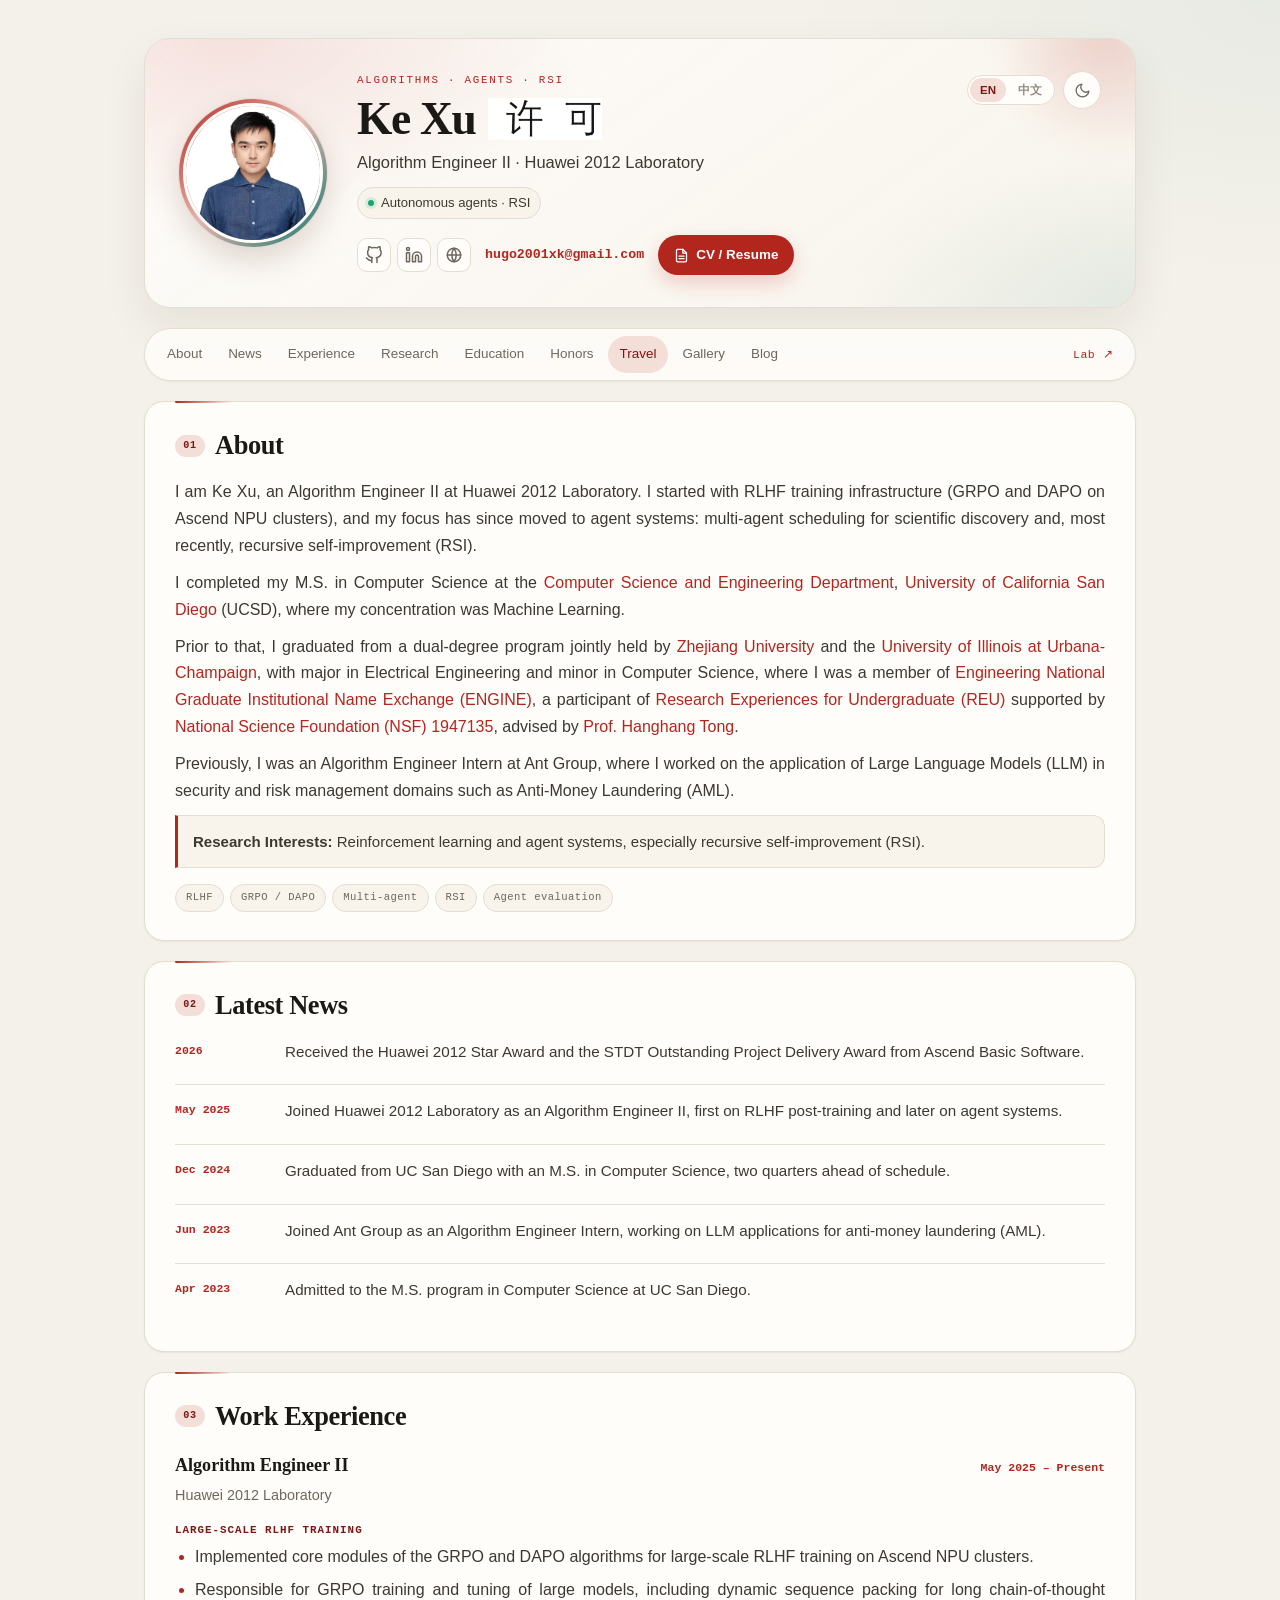
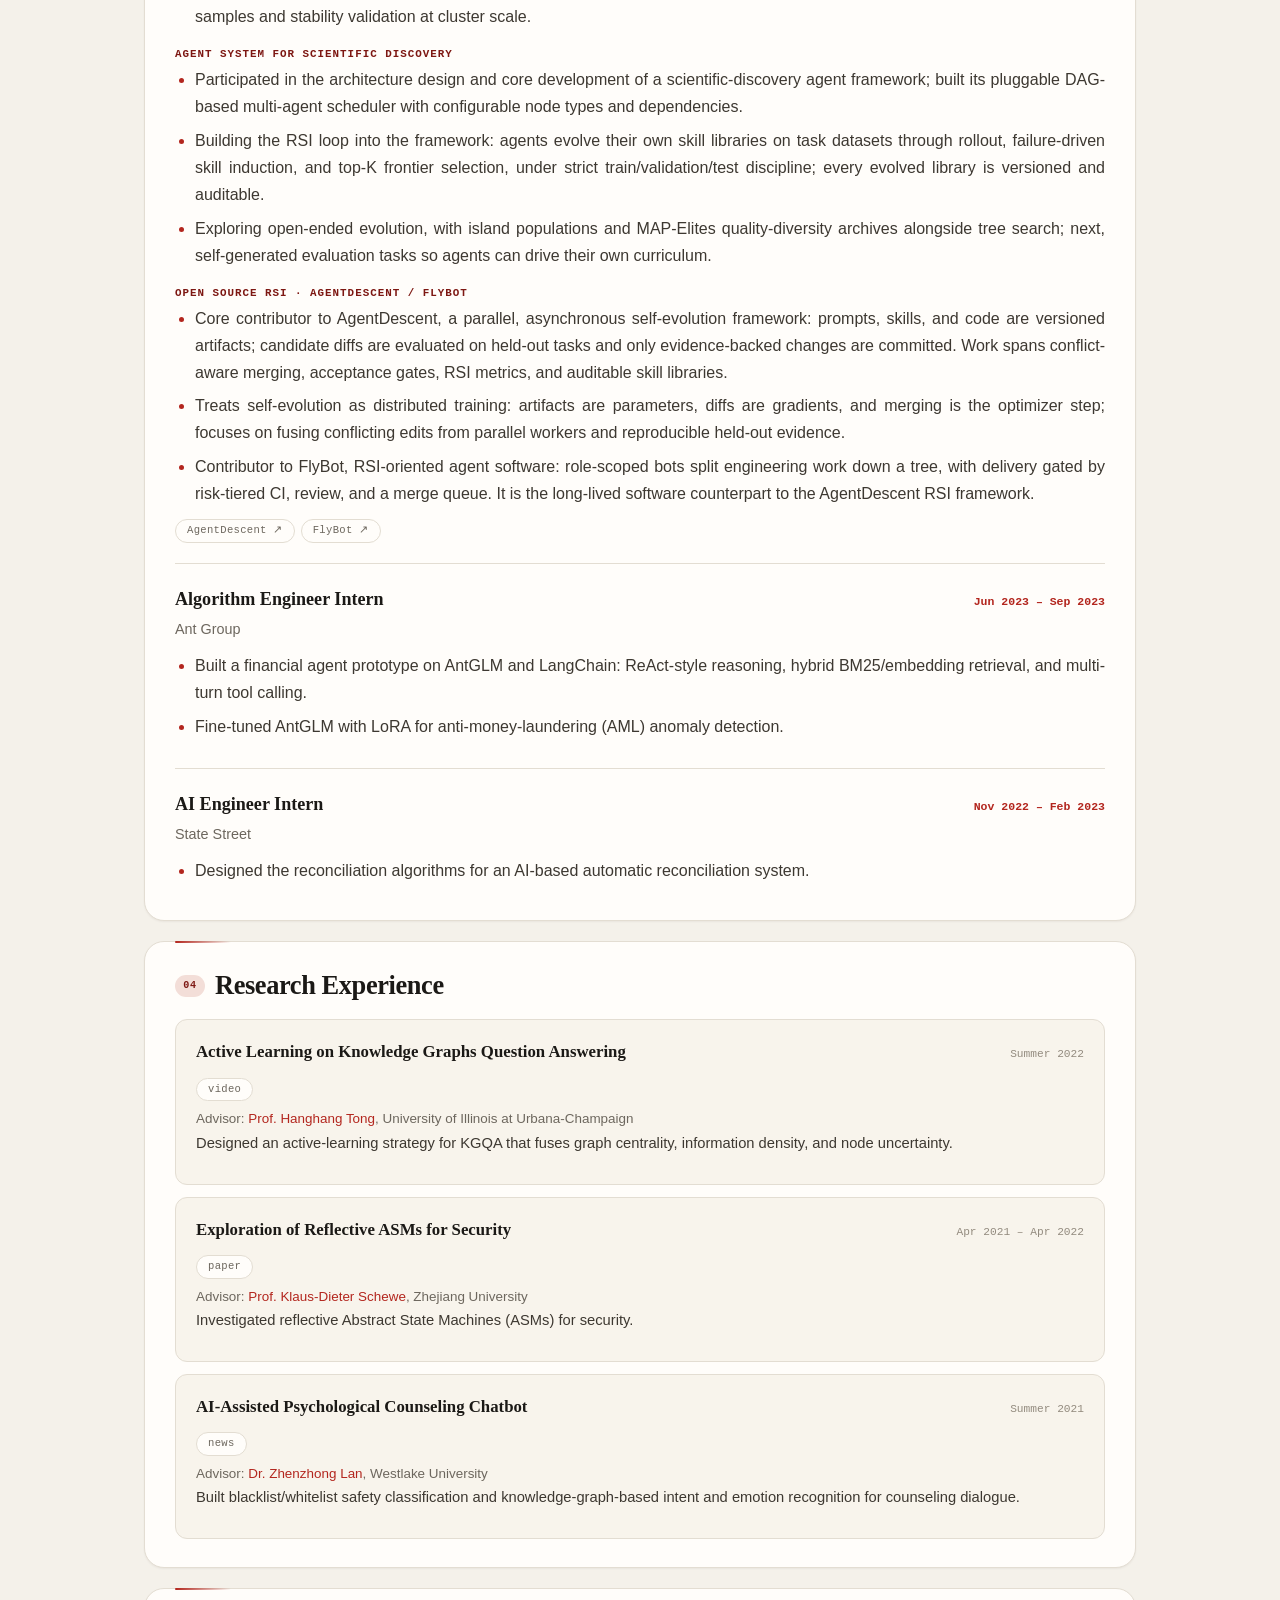
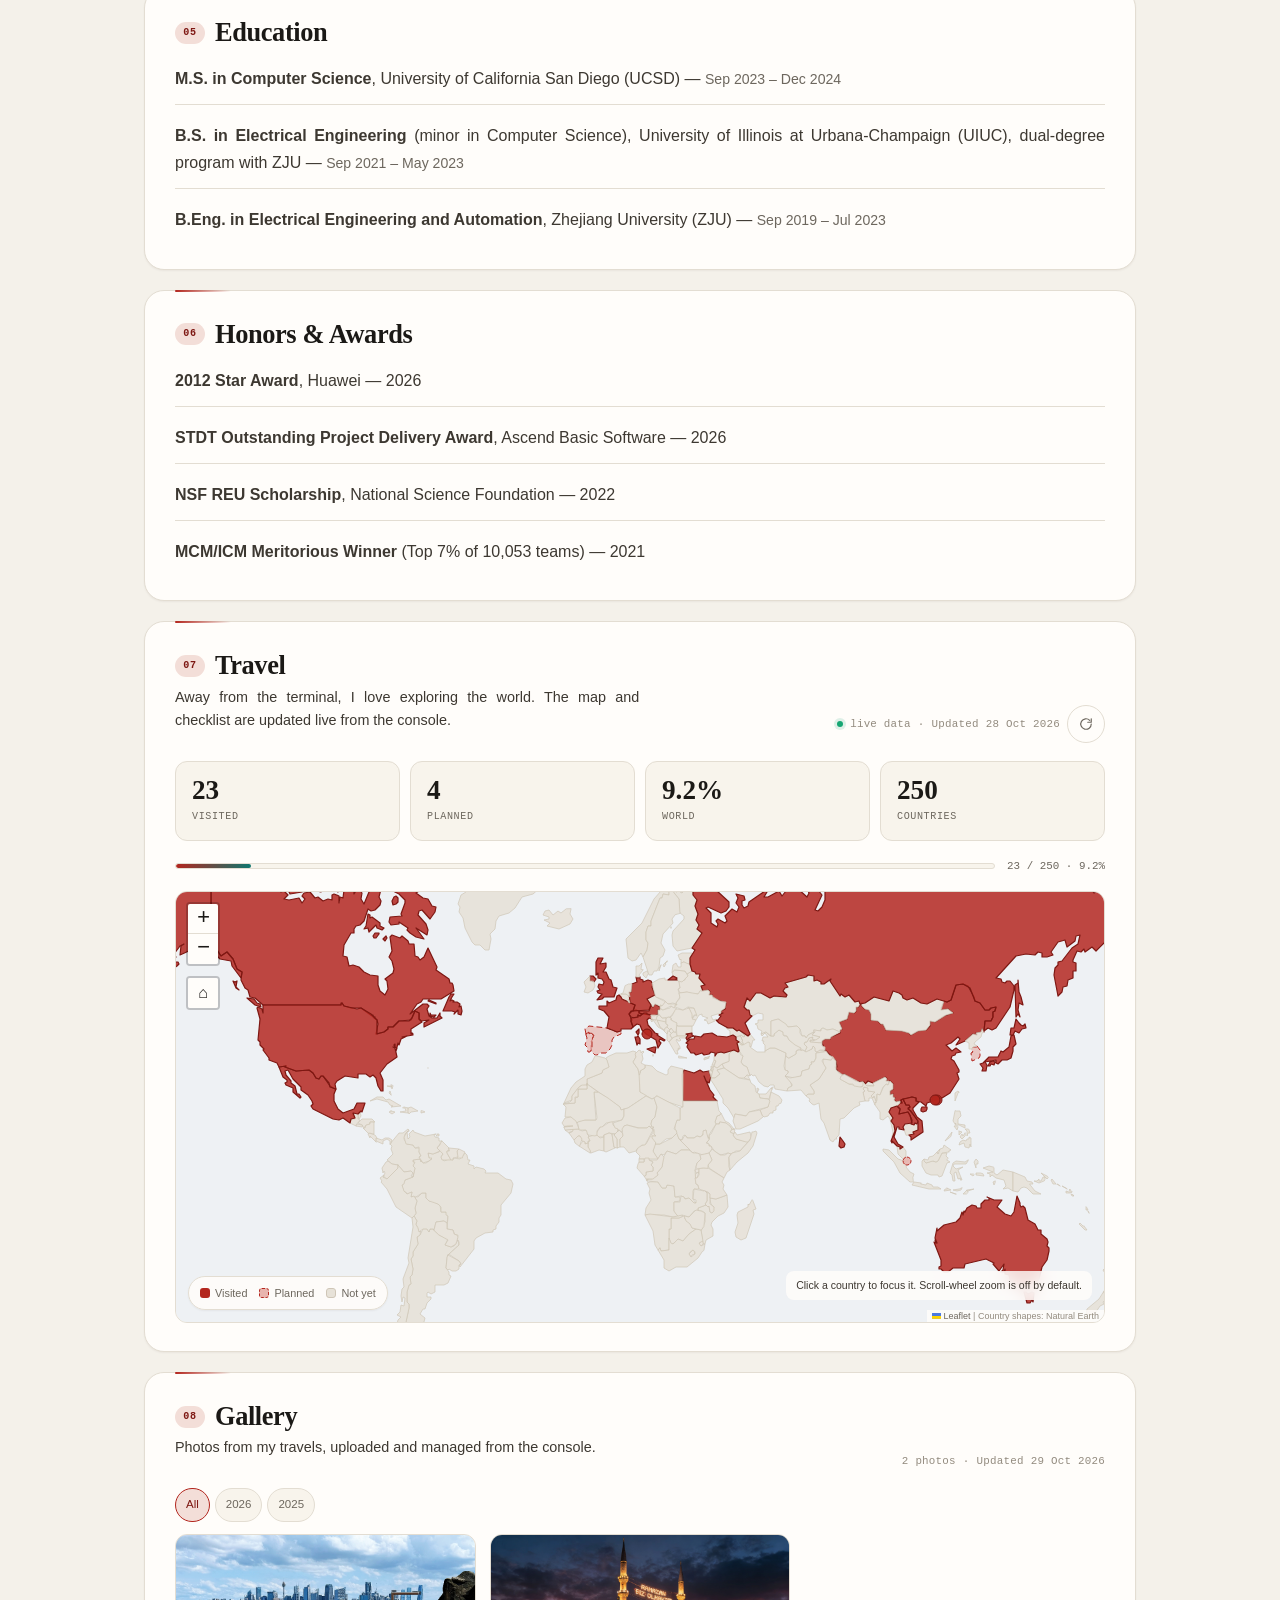
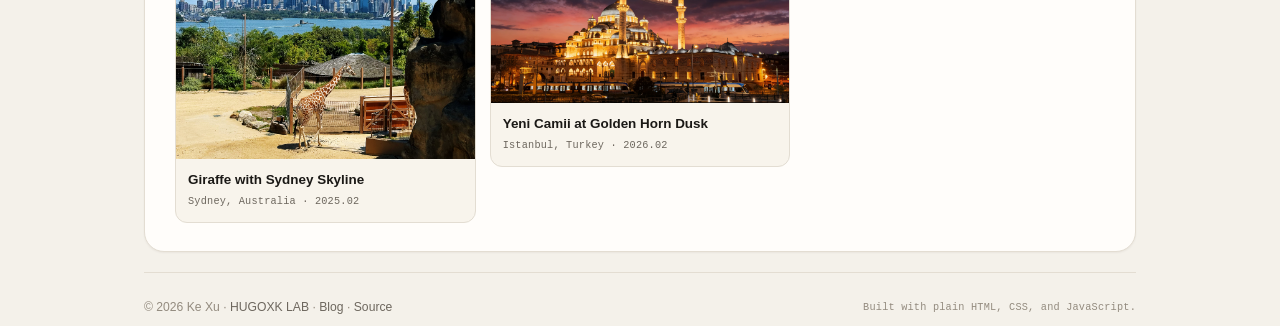
<file: index.html>
<!-- Version:5.1.0 Modify Date:2026-10-28 -->
<!DOCTYPE html>
<html lang="en" data-theme="light">
<head>
<meta charset="utf-8" />
<meta name="viewport" content="width=device-width, initial-scale=1" />
<title data-zh="许可的个人主页">Ke Xu's Homepage</title>
<meta name="color-scheme" content="light dark" />
<meta name="theme-color" content="#f4f1ea" />
<meta name="description" content="Ke Xu — Algorithm Engineer II at Huawei 2012 Laboratory. RLHF infrastructure, agent systems, and recursive self-improvement (RSI)." />
<link rel="canonical" href="https://hugoxk.github.io/" />

<meta property="og:site_name" content="Ke Xu" />
<meta property="og:title" content="Ke Xu" />
<meta property="og:description" content="Algorithm Engineer II at Huawei 2012 Laboratory. RLHF infrastructure, agent systems, and recursive self-improvement (RSI)." />
<meta property="og:type" content="website" />
<meta property="og:url" content="https://hugoxk.github.io/" />
<meta property="og:image" content="https://hugoxk.github.io/og-image.png" />
<meta property="og:image:width" content="1200" />
<meta property="og:image:height" content="630" />
<meta property="og:image:alt" content="Ke Xu — Algorithm Engineer II at Huawei 2012 Laboratory" />

<meta name="twitter:card" content="summary_large_image" />
<meta name="twitter:title" content="Ke Xu" />
<meta name="twitter:description" content="Algorithm Engineer II at Huawei 2012 Laboratory. RLHF infrastructure, agent systems, and recursive self-improvement (RSI)." />
<meta name="twitter:image" content="https://hugoxk.github.io/og-image.png" />

<link rel="icon" type="image/svg+xml" href="favicon.svg" />
<link rel="icon" type="image/png" sizes="32x32" href="favicon-32x32.png" />
<link rel="icon" type="image/png" sizes="16x16" href="favicon-16x16.png" />
<link rel="apple-touch-icon" sizes="180x180" href="apple-touch-icon.png" />

<link rel="stylesheet" href="css/leaflet.css" />
<link rel="stylesheet" href="css/normalize.css" />
<link rel="stylesheet" href="css/main.css?v=8" />

<script>
(function () {
  try {
    var t = localStorage.getItem("theme");
    if (!t) { t = window.matchMedia && window.matchMedia("(prefers-color-scheme: dark)").matches ? "dark" : "light"; }
    document.documentElement.setAttribute("data-theme", t);
    document.documentElement.classList.add("js");
  } catch (e) {}
})();
</script>

<script type="application/ld+json">
{
  "@context": "https://schema.org",
  "@type": "Person",
  "name": "Ke Xu",
  "alternateName": "许可",
  "jobTitle": "Algorithm Engineer II",
  "worksFor": { "@type": "Organization", "name": "Huawei 2012 Laboratory" },
  "email": "mailto:hugo2001xk@gmail.com",
  "url": "https://hugoxk.github.io/",
  "sameAs": [
    "https://github.com/HugoXK",
    "https://www.linkedin.com/in/hugoxk",
    "https://hugoxk.online"
  ],
  "alumniOf": [
    { "@type": "CollegeOrUniversity", "name": "University of California San Diego" },
    { "@type": "CollegeOrUniversity", "name": "University of Illinois Urbana-Champaign" },
    { "@type": "CollegeOrUniversity", "name": "Zhejiang University" }
  ]
}
</script>
</head>

<body>
<a class="skip-link" href="#about" data-zh="跳到主要内容">Skip to content</a>
<div id="scroll-progress" aria-hidden="true"></div>

<div class="container wrapper">
  <header class="header">
    <div class="header-glow" aria-hidden="true"></div>
    <div class="header-layout">
      <picture class="avatar-wrap">
        <source srcset="profile-360.webp 360w, profile.webp 720w" sizes="(max-width: 640px) 112px, 148px" type="image/webp" />
        <img src="profile.jpg" class="profile_image" width="720" height="720" fetchpriority="high" alt="Ke Xu" />
      </picture>
      <div class="header-info">
        <div class="title-row">
          <div class="title-block">
            <div class="eyebrow">Algorithms · Agents · RSI</div>
            <h1 class="site-title">Ke Xu <img src="name.png" class="name_image" width="772" height="284" alt="许可" /></h1>
          </div>
          <div class="header-tools">
            <div class="lang-switch" role="group" aria-label="Language / 语言">
              <button type="button" data-lang="en">EN</button>
              <button type="button" data-lang="zh">中文</button>
            </div>
            <button id="theme-toggle" class="icon-btn" type="button" aria-label="Switch to dark mode" aria-pressed="false">
              <svg class="icon-moon" viewBox="0 0 24 24" fill="none" stroke="currentColor" stroke-width="1.8" stroke-linecap="round" stroke-linejoin="round" aria-hidden="true"><path d="M21 12.8A9 9 0 1 1 11.2 3a7 7 0 0 0 9.8 9.8z"/></svg>
              <svg class="icon-sun" viewBox="0 0 24 24" fill="none" stroke="currentColor" stroke-width="1.8" stroke-linecap="round" stroke-linejoin="round" aria-hidden="true"><circle cx="12" cy="12" r="4"/><path d="M12 2v2M12 20v2M4.93 4.93l1.42 1.42M17.66 17.66l1.41 1.41M2 12h2M20 12h2M4.93 19.07l1.42-1.42M17.66 6.34l1.41-1.41"/></svg>
            </button>
          </div>
        </div>
        <div class="position" data-zh="算法工程师 II · 华为 2012 实验室">Algorithm Engineer II · Huawei 2012 Laboratory</div>
        <div class="header-meta">
          <span class="status-pill"><span class="status-dot"></span><span data-zh="自主 Agent · 递归自我提升">Autonomous agents · RSI</span></span>
        </div>
        <div class="contact-row">
          <span class="social-icons">
            <a href="https://github.com/HugoXK" aria-label="GitHub" title="GitHub"><svg viewBox="0 0 24 24" fill="none" stroke="currentColor" stroke-width="2" stroke-linecap="round" stroke-linejoin="round" aria-hidden="true"><path d="M9 19c-5 1.5-5-2.5-7-3m14 6v-3.87a3.37 3.37 0 0 0-.94-2.61c3.14-.35 6.44-1.54 6.44-7A5.44 5.44 0 0 0 20 4.77 5.07 5.07 0 0 0 19.91 1S18.73.65 16 2.48a13.38 13.38 0 0 0-7 0C6.27.65 5.09 1 5.09 1A5.07 5.07 0 0 0 5 4.77a5.44 5.44 0 0 0-1.5 3.78c0 5.42 3.3 6.61 6.44 7A3.37 3.37 0 0 0 9 18.13V22"/></svg></a>
            <a href="https://www.linkedin.com/in/hugoxk" aria-label="LinkedIn" title="LinkedIn"><svg viewBox="0 0 24 24" fill="none" stroke="currentColor" stroke-width="2" stroke-linecap="round" stroke-linejoin="round" aria-hidden="true"><path d="M16 8a6 6 0 0 1 6 6v7h-4v-7a2 2 0 0 0-2-2 2 2 0 0 0-2 2v7h-4v-7a6 6 0 0 1 6-6z"/><rect x="2" y="9" width="4" height="12"/><circle cx="4" cy="4" r="2"/></svg></a>
            <a href="https://hugoxk.online" aria-label="HUGOXK LAB" title="HUGOXK LAB"><svg viewBox="0 0 24 24" fill="none" stroke="currentColor" stroke-width="2" stroke-linecap="round" stroke-linejoin="round" aria-hidden="true"><circle cx="12" cy="12" r="9"/><path d="M3 12h18M12 3a15 15 0 0 1 0 18M12 3a15 15 0 0 0 0 18"/></svg></a>
          </span>
          <a class="email" href="mailto:hugo2001xk@gmail.com">hugo2001xk@gmail.com</a>
          <a class="btn-cv" href="cv.html" title="CV / Resume"><svg viewBox="0 0 24 24" fill="none" stroke="currentColor" stroke-width="2" stroke-linecap="round" stroke-linejoin="round" aria-hidden="true"><path d="M14 2H6a2 2 0 0 0-2 2v16a2 2 0 0 0 2 2h12a2 2 0 0 0 2-2V8z"/><polyline points="14 2 14 8 20 8"/><line x1="16" y1="13" x2="8" y2="13"/><line x1="16" y1="17" x2="8" y2="17"/></svg><span data-zh="CV / 简历">CV / Resume</span></a>
        </div>
      </div>
    </div>
  </header>

  <nav class="nav-bar" aria-label="Section navigation">
    <a href="#about" data-zh="关于">About</a>
    <a href="#news" data-zh="动态">News</a>
    <a href="#experience" data-zh="经历">Experience</a>
    <a href="#research" data-zh="科研">Research</a>
    <a href="#education" data-zh="教育">Education</a>
    <a href="#honors" data-zh="荣誉">Honors</a>
    <a href="#travel" data-zh="旅行">Travel</a>
    <a href="#gallery" data-zh="相册">Gallery</a>
    <a href="blog.html" data-zh="博客">Blog</a>
    <a class="nav-external" href="https://hugoxk.online" rel="noopener">Lab ↗</a>
  </nav>

  <main>
    <section class="section" id="about">
      <h2 class="section-title" data-zh="关于">About</h2>
      <p data-zh="我是许可，华为 2012 实验室算法工程师 II。入职后先做 RLHF 训练基础设施（在昇腾 NPU 集群上实现与调优 GRPO、DAPO），此后重心转向智能体系统：面向科学发现的多智能体调度，以及最近的递归自我提升（RSI）。">I am Ke Xu, an Algorithm Engineer II at Huawei 2012 Laboratory. I started with RLHF training infrastructure (GRPO and DAPO on Ascend NPU clusters), and my focus has since moved to agent systems: multi-agent scheduling for scientific discovery and, most recently, recursive self-improvement (RSI).</p>
      <p data-zh='我在<a href="https://cse.ucsd.edu">加州大学圣地亚哥分校</a>（UCSD）计算机科学与工程系取得计算机科学硕士学位，方向为机器学习。'>I completed my M.S. in Computer Science at the <a href="https://cse.ucsd.edu">Computer Science and Engineering Department</a>, <a href="https://www.ucsd.edu">University of California San Diego</a> (UCSD), where my concentration was Machine Learning.</p>
      <p data-zh='此前，我毕业于<a href="https://www.zju.edu.cn/english/">浙江大学</a>与<a href="https://illinois.edu">伊利诺伊大学厄巴纳-香槟分校</a>联合培养的双学位项目，主修电气工程、辅修计算机科学；本科期间，我是 <a href="https://engine.eng.ufl.edu">ENGINE</a>（Engineering National Graduate Institutional Name Exchange）成员，参与 <a href="https://www.nsf.gov/awardsearch/showAward?AWD_ID=1947135">美国国家科学基金会（NSF）1947135</a> 资助的 <a href="https://cs.illinois.edu/research/undergraduate-research">本科生科研计划（REU）</a>，导师为<a href="http://tonghanghang.org">童行行（Hanghang Tong）教授</a>。'>Prior to that, I graduated from a dual-degree program jointly held by <a href="https://www.zju.edu.cn/english/">Zhejiang University</a> and the <a href="https://illinois.edu">University of Illinois at Urbana-Champaign</a>, with major in Electrical Engineering and minor in Computer Science, where I was a member of <a href="https://engine.eng.ufl.edu">Engineering National Graduate Institutional Name Exchange (ENGINE)</a>, a participant of <a href="https://cs.illinois.edu/research/undergraduate-research">Research Experiences for Undergraduate (REU)</a> supported by <a href="https://www.nsf.gov/awardsearch/showAward?AWD_ID=1947135">National Science Foundation (NSF) 1947135</a>, advised by <a href="http://tonghanghang.org">Prof. Hanghang Tong</a>.</p>
      <p data-zh="求学期间，我曾在蚂蚁集团担任算法工程师实习生，从事大模型在安全与风控领域（如反洗钱 AML）的应用。">Previously, I was an Algorithm Engineer Intern at Ant Group, where I worked on the application of Large Language Models (LLM) in security and risk management domains such as Anti-Money Laundering (AML).</p>
      <p class="interests" data-zh='<b>研究兴趣：</b>强化学习与智能体系统，尤其是递归自我提升（RSI）。'><b>Research Interests:</b> Reinforcement learning and agent systems, especially recursive self-improvement (RSI).</p>
      <div class="tag-row" aria-label="Focus areas">
        <span>RLHF</span><span>GRPO / DAPO</span><span>Multi-agent</span><span>RSI</span><span>Agent evaluation</span>
      </div>
    </section>

    <section class="section" id="news">
      <h2 class="section-title" data-zh="最新动态">Latest News</h2>
      <ul class="news-list">
        <li class="news-item"><span class="news-date" data-zh="2026">2026</span><span class="news-text" data-zh="获华为 2012 之星奖、昇腾基础软件 STDT 优秀项目交付奖。">Received the Huawei 2012 Star Award and the STDT Outstanding Project Delivery Award from Ascend Basic Software.</span></li>
        <li class="news-item"><span class="news-date" data-zh="2025年5月">May 2025</span><span class="news-text" data-zh="加入华为 2012 实验室担任算法工程师 II，先做 RLHF 后训练，后转向智能体系统。">Joined Huawei 2012 Laboratory as an Algorithm Engineer II, first on RLHF post-training and later on agent systems.</span></li>
        <li class="news-item"><span class="news-date" data-zh="2024年12月">Dec 2024</span><span class="news-text" data-zh="从加州大学圣地亚哥分校计算机科学专业硕士毕业，提前两个季度完成学业。">Graduated from UC San Diego with an M.S. in Computer Science, two quarters ahead of schedule.</span></li>
        <li class="news-item"><span class="news-date" data-zh="2023年6月">Jun 2023</span><span class="news-text" data-zh="加入蚂蚁集团担任算法工程师实习生，从事大模型在反洗钱（AML）领域的应用。">Joined Ant Group as an Algorithm Engineer Intern, working on LLM applications for anti-money laundering (AML).</span></li>
        <li class="news-item"><span class="news-date" data-zh="2023年4月">Apr 2023</span><span class="news-text" data-zh="获加州大学圣地亚哥分校计算机科学硕士项目录取。">Admitted to the M.S. program in Computer Science at UC San Diego.</span></li>
      </ul>
    </section>

    <section class="section" id="experience">
      <h2 class="section-title" data-zh="工作经历">Work Experience</h2>

      <div class="job">
        <div class="job-head">
          <span class="job-role" data-zh="算法工程师 II">Algorithm Engineer II</span>
          <span class="job-date" data-zh="2025年5月 – 至今">May 2025 – Present</span>
        </div>
        <div class="job-org" data-zh="华为 2012 实验室">Huawei 2012 Laboratory</div>
        <div class="job-project" data-zh="大规模 RLHF 训练">Large-Scale RLHF Training</div>
        <ul>
          <li data-zh="在昇腾 NPU 集群上实现 GRPO、DAPO 算法的核心模块，用于大规模 RLHF 训练。">Implemented core modules of the GRPO and DAPO algorithms for large-scale RLHF training on Ascend NPU clusters.</li>
          <li data-zh="负责大模型的 GRPO 训练与调优，包括针对长思维链样本的动态序列打包，以及大规模集群上的稳定性验证。">Responsible for GRPO training and tuning of large models, including dynamic sequence packing for long chain-of-thought samples and stability validation at cluster scale.</li>
        </ul>
        <div class="job-project" data-zh="面向科学发现的智能体系统">Agent System for Scientific Discovery</div>
        <ul>
          <li data-zh="参与科学发现智能体框架的架构设计与核心开发；实现其基于 DAG 的可插拔多智能体调度器，节点类型与依赖关系均可配置。">Participated in the architecture design and core development of a scientific-discovery agent framework; built its pluggable DAG-based multi-agent scheduler with configurable node types and dependencies.</li>
          <li data-zh="在框架内构建 RSI 闭环：智能体在任务数据集上通过 rollout、失败驱动的技能归纳与 top-K frontier 选择，持续演进自己的技能库；遵循严格的 train/validation/test 划分纪律，演进出的技能库全部版本化、可审计。">Building the RSI loop into the framework: agents evolve their own skill libraries on task datasets through rollout, failure-driven skill induction, and top-K frontier selection, under strict train/validation/test discipline; every evolved library is versioned and auditable.</li>
          <li data-zh="探索开放式演进：在树搜索之外引入岛屿种群与 MAP-Elites 质量多样性档案；下一步是自生成评估任务，让智能体自主规划自身的改进课程。">Exploring open-ended evolution, with island populations and MAP-Elites quality-diversity archives alongside tree search; next, self-generated evaluation tasks so agents can drive their own curriculum.</li>
        </ul>
        <div class="job-project" data-zh="开源 RSI · AgentDescent / FlyBot">Open Source RSI · AgentDescent / FlyBot</div>
        <ul>
          <li data-zh="AgentDescent 的核心贡献者：把 prompt、skill 与代码视为可版本化 artifact，在 held-out 任务上评估候选 diff，只提交有证据的改动；参与冲突合并、验收 gate、RSI 指标与可审计技能库。">Core contributor to AgentDescent, a parallel, asynchronous self-evolution framework: prompts, skills, and code are versioned artifacts; candidate diffs are evaluated on held-out tasks and only evidence-backed changes are committed. Work spans conflict-aware merging, acceptance gates, RSI metrics, and auditable skill libraries.</li>
          <li data-zh="把自进化看成分布式训练：artifact 是参数，diff 是梯度，合并是优化器步；关注并行 worker 之间冲突编辑的融合与可复现的 held-out 证据。">Treats self-evolution as distributed training: artifacts are parameters, diffs are gradients, and merging is the optimizer step; focuses on fusing conflicting edits from parallel workers and reproducible held-out evidence.</li>
          <li data-zh="FlyBot 的贡献者：一组按角色分工的 Bot 以树状结构拆解工程任务，交付经过风险分级的 CI、review 与 merge queue；它是 AgentDescent 这套 RSI 框架在持续交付场景中的长期运行软件。">Contributor to FlyBot, RSI-oriented agent software: role-scoped bots split engineering work down a tree, with delivery gated by risk-tiered CI, review, and a merge queue. It is the long-lived software counterpart to the AgentDescent RSI framework.</li>
        </ul>
        <div class="research-links"><a href="https://github.com/Birfy/agentdescent">AgentDescent ↗</a><a href="https://github.com/ThinkFlowLab/FlyBot">FlyBot ↗</a></div>
      </div>

      <div class="job">
        <div class="job-head">
          <span class="job-role" data-zh="算法工程师实习生">Algorithm Engineer Intern</span>
          <span class="job-date" data-zh="2023年6月 – 9月">Jun 2023 – Sep 2023</span>
        </div>
        <div class="job-org" data-zh="蚂蚁集团">Ant Group</div>
        <ul>
          <li data-zh="基于 AntGLM 与 LangChain 构建金融领域智能体原型：ReAct 风格推理、BM25 与向量检索混合的多路 RAG、多轮工具调用。">Built a financial agent prototype on AntGLM and LangChain: ReAct-style reasoning, hybrid BM25/embedding retrieval, and multi-turn tool calling.</li>
          <li data-zh="用 LoRA 微调 AntGLM，用于反洗钱（AML）异常检测。">Fine-tuned AntGLM with LoRA for anti-money-laundering (AML) anomaly detection.</li>
        </ul>
      </div>

      <div class="job">
        <div class="job-head">
          <span class="job-role" data-zh="人工智能实习生">AI Engineer Intern</span>
          <span class="job-date" data-zh="2022年11月 – 2023年2月">Nov 2022 – Feb 2023</span>
        </div>
        <div class="job-org" data-zh="道富银行（State Street）">State Street</div>
        <ul>
          <li data-zh="设计人工智能自动对账系统的对账算法。">Designed the reconciliation algorithms for an AI-based automatic reconciliation system.</li>
        </ul>
      </div>
    </section>

    <section class="section" id="research">
      <h2 class="section-title" data-zh="研究经历">Research Experience</h2>

      <div class="research-item">
        <div class="research-head">
          <span class="research-title" data-zh="知识图谱问答中的主动学习">Active Learning on Knowledge Graphs Question Answering</span>
          <span class="research-date" data-zh="2022年夏">Summer 2022</span>
        </div>
        <div class="research-links"><a href="https://cs.illinois.edu/research/undergraduate-research/summer-research-experience-undergraduates/participants/ke-xu">video</a></div>
        <div class="research-meta" data-zh='导师：<a href="http://tonghanghang.org">Prof. Hanghang Tong</a>（伊利诺伊大学厄巴纳-香槟分校）'>Advisor: <a href="http://tonghanghang.org">Prof. Hanghang Tong</a>, University of Illinois at Urbana-Champaign</div>
        <p class="research-desc" data-zh="面向知识图谱问答（KGQA）设计融合图中心性、信息密度与节点不确定性的主动学习策略。">Designed an active-learning strategy for KGQA that fuses graph centrality, information density, and node uncertainty.</p>
      </div>

      <div class="research-item">
        <div class="research-head">
          <span class="research-title" data-zh="面向安全的反射式抽象状态机探索">Exploration of Reflective ASMs for Security</span>
          <span class="research-date" data-zh="2021年4月 – 2022年4月">Apr 2021 – Apr 2022</span>
        </div>
        <div class="research-links"><a href="https://www.researchgate.net/publication/370783594_Exploration_of_Reflective_ASMs_for_Security">paper</a></div>
        <div class="research-meta" data-zh='导师：<a href="https://scholar.google.com/citations?user=e74FobUAAAAJ&amp;hl=en">Prof. Klaus-Dieter Schewe</a>（浙江大学）'>Advisor: <a href="https://scholar.google.com/citations?user=e74FobUAAAAJ&amp;hl=en">Prof. Klaus-Dieter Schewe</a>, Zhejiang University</div>
        <p class="research-desc" data-zh="探索反射式抽象状态机（Reflective ASM）在安全性方面的应用。">Investigated reflective Abstract State Machines (ASMs) for security.</p>
      </div>

      <div class="research-item">
        <div class="research-head">
          <span class="research-title" data-zh="AI 辅助心理咨询对话机器人">AI-Assisted Psychological Counseling Chatbot</span>
          <span class="research-date" data-zh="2021年夏">Summer 2021</span>
        </div>
        <div class="research-links"><a href="http://www.xinhuanet.com/english/2021-07/16/c_1310064630.htm">news</a></div>
        <div class="research-meta" data-zh='导师：<a href="https://dll-wu.github.io">Dr. Zhenzhong Lan</a>（西湖大学）'>Advisor: <a href="https://dll-wu.github.io">Dr. Zhenzhong Lan</a>, Westlake University</div>
        <p class="research-desc" data-zh="构建基于黑白名单规则的安全分类与基于知识图谱的意图、情绪识别，用于心理咨询对话场景。">Built blacklist/whitelist safety classification and knowledge-graph-based intent and emotion recognition for counseling dialogue.</p>
      </div>
    </section>

    <section class="section" id="education">
      <h2 class="section-title" data-zh="教育背景">Education</h2>
      <ul class="plain-list">
        <li data-zh='<b>计算机科学硕士</b>，加州大学圣地亚哥分校（UCSD）— <span class="muted">2023年9月 – 2024年12月</span>'><b>M.S. in Computer Science</b>, University of California San Diego (UCSD) — <span class="muted">Sep 2023 – Dec 2024</span></li>
        <li data-zh='<b>电气工程理学学士</b>（辅修计算机科学），伊利诺伊大学厄巴纳-香槟分校（UIUC），与浙大联合培养双学位项目 — <span class="muted">2021年9月 – 2023年5月</span>'><b>B.S. in Electrical Engineering</b> (minor in Computer Science), University of Illinois at Urbana-Champaign (UIUC), dual-degree program with ZJU — <span class="muted">Sep 2021 – May 2023</span></li>
        <li data-zh='<b>电气工程及其自动化工学学士</b>，浙江大学（ZJU）— <span class="muted">2019年9月 – 2023年7月</span>'><b>B.Eng. in Electrical Engineering and Automation</b>, Zhejiang University (ZJU) — <span class="muted">Sep 2019 – Jul 2023</span></li>
      </ul>
    </section>

    <section class="section" id="honors">
      <h2 class="section-title" data-zh="荣誉奖项">Honors &amp; Awards</h2>
      <ul class="plain-list">
        <li data-zh='<b>2012 之星奖</b>（华为）— 2026'><b>2012 Star Award</b>, Huawei — 2026</li>
        <li data-zh='<b>STDT 优秀项目交付奖</b>（昇腾基础软件）— 2026'><b>STDT Outstanding Project Delivery Award</b>, Ascend Basic Software — 2026</li>
        <li data-zh='<b>美国国家科学基金会 REU 奖学金</b> — 2022'><b>NSF REU Scholarship</b>, National Science Foundation — 2022</li>
        <li data-zh='<b>MCM/ICM 国际大学生数学建模竞赛 Meritorious Winner</b>（前 7%，共 10,053 队）— 2021'><b>MCM/ICM Meritorious Winner</b> (Top 7% of 10,053 teams) — 2021</li>
      </ul>
    </section>

    <section class="section" id="travel">
      <div class="section-head">
        <div>
          <h2 class="section-title" data-zh="旅行足迹">Travel</h2>
          <p class="section-kicker" data-zh="工作之外，我爱探索世界。地图和清单由控制台实时更新。">Away from the terminal, I love exploring the world. The map and checklist are updated live from the console.</p>
        </div>
        <div class="travel-live">
          <span class="live-dot"></span>
          <span id="travel-source">live data</span>
          <span class="sep">·</span>
          <span data-zh="更新于">Updated</span> <span id="travel-updated">—</span>
          <button id="travel-refresh" class="icon-btn" type="button" aria-label="Refresh travel data" data-zh-aria-label="刷新旅行数据" title="Refresh / 刷新">
            <svg viewBox="0 0 24 24" fill="none" stroke="currentColor" stroke-width="2" stroke-linecap="round" stroke-linejoin="round" aria-hidden="true"><path d="M21 12a9 9 0 1 1-2.64-6.36"/><polyline points="21 3 21 9 15 9"/></svg>
          </button>
        </div>
      </div>

      <div class="travel-stats">
        <div class="travel-stat"><b id="visited-count">0</b><span data-zh="已到访">Visited</span></div>
        <div class="travel-stat"><b id="planned-count">0</b><span data-zh="计划中">Planned</span></div>
        <div class="travel-stat"><b id="travel-progress-pct">0%</b><span data-zh="世界进度">World</span></div>
        <div class="travel-stat"><b id="total-count">0</b><span data-zh="国家总数">Countries</span></div>
      </div>
      <div class="travel-progress">
        <div class="progress-track"><div class="progress-fill" id="travel-progress-fill"></div></div>
        <span class="progress-label" id="travel-progress-label"></span>
      </div>

      <div class="travel-map-wrap">
        <div id="travel-map" role="region" aria-label="World map of visited countries / 已到访国家世界地图"></div>
        <div class="map-legend" aria-hidden="true">
          <span><i class="legend-chip visited"></i><span data-zh="已到访">Visited</span></span>
          <span><i class="legend-chip planned"></i><span data-zh="计划中">Planned</span></span>
          <span><i class="legend-chip not-yet"></i><span data-zh="未到访">Not yet</span></span>
        </div>
        <p class="map-hint" data-zh="点击国家查看详情，滚轮缩放已关闭。">Click a country to focus it. Scroll-wheel zoom is off by default.</p>
      </div>

      <noscript><p class="muted">Enable JavaScript to load the map and gallery.</p></noscript>
    </section>

    <section class="section" id="gallery">
      <div class="section-head">
        <div>
          <h2 class="section-title" data-zh="相册">Gallery</h2>
          <p class="section-kicker" data-zh="旅途中拍下的照片，由控制台直接上传和管理。">Photos from my travels, uploaded and managed from the console.</p>
        </div>
        <div class="gallery-meta"><span id="gallery-count">0</span> <span data-zh="张照片">photos</span> <span class="sep">·</span> <span data-zh="更新于">Updated</span> <span id="gallery-updated">—</span></div>
      </div>
      <div id="gallery-filters" class="filter-chips" role="group" aria-label="Filter photos by year" hidden></div>
      <div class="gallery-grid" id="gallery-grid">
        <p class="gallery-empty" data-zh="照片正在整理中，稍后再来看看。">Photos are being curated. Check back soon.</p>
      </div>
    </section>
  </main>

  <footer class="footer">
    <div class="footer-inner">
      <div>&copy; 2026 Ke Xu <span class="sep">·</span> <a href="https://hugoxk.online">HUGOXK LAB</a> <span class="sep">·</span> <a href="blog.html" data-zh="博客">Blog</a> <span class="sep">·</span> <a href="https://github.com/HugoXK/hugoxk.github.io">Source</a></div>
      <div class="footer-note" data-zh="使用原生 HTML、CSS 和 JavaScript 构建。">Built with plain HTML, CSS, and JavaScript.</div>
    </div>
  </footer>
</div>

<button id="back-to-top" type="button" aria-label="Back to top / 回到顶部" title="Back to top / 回到顶部">
  <svg viewBox="0 0 24 24" fill="none" stroke="currentColor" stroke-width="2" stroke-linecap="round" stroke-linejoin="round" aria-hidden="true"><line x1="12" y1="19" x2="12" y2="5"/><polyline points="5 12 12 5 19 12"/></svg>
</button>

<script src="js/site-config.js?v=8"></script>
<script src="js/countries-list.js?v=8"></script>
<script src="js/i18n.js?v=8"></script>
<script src="js/travel.js?v=8"></script>
<script src="js/gallery.js?v=8"></script>
<script src="js/ui.js?v=8"></script>
</body>
</html>
</file>
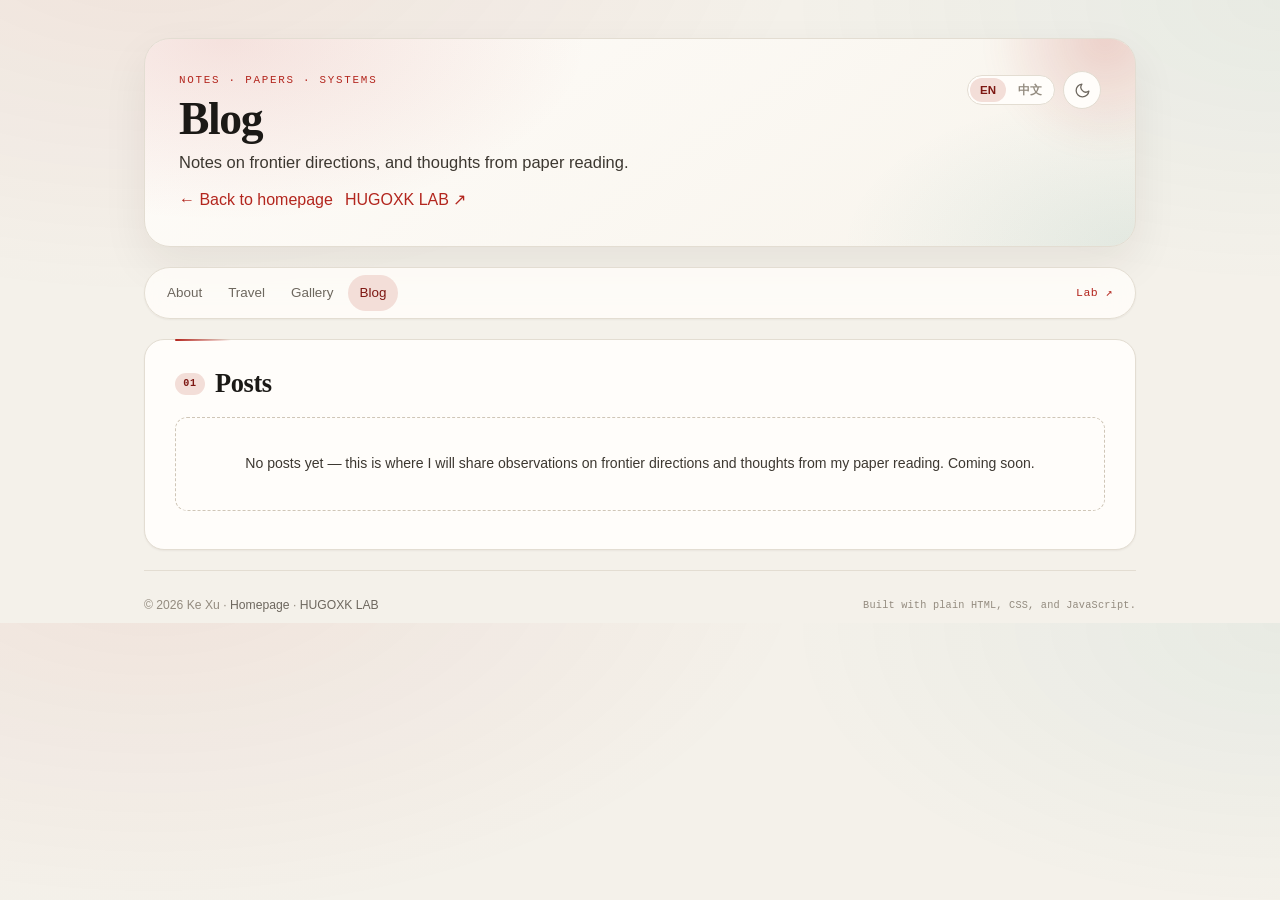
<file: blog.html>
<!-- Version:2.0.0 Modify Date:2026-10-28 -->
<!DOCTYPE html>
<html lang="en" data-theme="light">
<head>
<meta charset="utf-8" />
<meta name="viewport" content="width=device-width, initial-scale=1" />
<title data-zh="博客 — 许可">Blog — Ke Xu</title>
<meta name="color-scheme" content="light dark" />
<meta name="theme-color" content="#f4f1ea" />
<meta name="description" content="Ke Xu's blog — notes on frontier AI directions and thoughts from paper reading." />
<meta property="og:title" content="Blog — Ke Xu" />
<meta property="og:description" content="Notes on frontier AI directions and thoughts from paper reading." />
<meta property="og:type" content="website" />
<meta property="og:url" content="https://hugoxk.github.io/blog.html" />
<meta property="og:image" content="https://hugoxk.github.io/og-image.png" />
<link rel="icon" type="image/svg+xml" href="favicon.svg" />
<link rel="icon" type="image/png" sizes="32x32" href="favicon-32x32.png" />
<link rel="icon" type="image/png" sizes="16x16" href="favicon-16x16.png" />
<link rel="apple-touch-icon" sizes="180x180" href="apple-touch-icon.png" />
<link rel="stylesheet" href="css/normalize.css" />
<link rel="stylesheet" href="css/main.css?v=8" />
<script>
(function () {
  try {
    var t = localStorage.getItem("theme");
    if (!t) { t = window.matchMedia && window.matchMedia("(prefers-color-scheme: dark)").matches ? "dark" : "light"; }
    document.documentElement.setAttribute("data-theme", t);
    document.documentElement.classList.add("js");
  } catch (e) {}
})();
</script>
</head>

<body>
<a class="skip-link" href="#view-list" data-zh="跳到主要内容">Skip to content</a>
<div id="scroll-progress" aria-hidden="true"></div>

<div class="container wrapper">
  <header class="header">
    <div class="header-glow" aria-hidden="true"></div>
    <div class="header-layout">
      <div class="header-info">
        <div class="title-row">
          <div class="title-block">
            <div class="eyebrow">Notes · Papers · Systems</div>
            <h1 class="site-title" data-zh="博客">Blog</h1>
          </div>
          <div class="header-tools">
            <div class="lang-switch" role="group" aria-label="Language / 语言">
              <button type="button" data-lang="en">EN</button>
              <button type="button" data-lang="zh">中文</button>
            </div>
            <button id="theme-toggle" class="icon-btn" type="button" aria-label="Switch to dark mode" aria-pressed="false">
              <svg class="icon-moon" viewBox="0 0 24 24" fill="none" stroke="currentColor" stroke-width="1.8" stroke-linecap="round" stroke-linejoin="round" aria-hidden="true"><path d="M21 12.8A9 9 0 1 1 11.2 3a7 7 0 0 0 9.8 9.8z"/></svg>
              <svg class="icon-sun" viewBox="0 0 24 24" fill="none" stroke="currentColor" stroke-width="1.8" stroke-linecap="round" stroke-linejoin="round" aria-hidden="true"><circle cx="12" cy="12" r="4"/><path d="M12 2v2M12 20v2M4.93 4.93l1.42 1.42M17.66 17.66l1.41 1.41M2 12h2M20 12h2M4.93 19.07l1.42-1.42M17.66 6.34l1.41-1.41"/></svg>
            </button>
          </div>
        </div>
        <div class="position" data-zh="前沿观察与论文阅读笔记。">Notes on frontier directions, and thoughts from paper reading.</div>
        <div class="contact-row">
          <a href="index.html" data-zh="← 返回主页">← Back to homepage</a>
          <a href="https://hugoxk.online" rel="noopener">HUGOXK LAB ↗</a>
        </div>
      </div>
    </div>
  </header>

  <nav class="nav-bar" aria-label="Site navigation">
    <a href="index.html" data-zh="关于">About</a>
    <a href="index.html#travel" data-zh="旅行">Travel</a>
    <a href="index.html#gallery" data-zh="相册">Gallery</a>
    <a href="blog.html" class="active" data-zh="博客">Blog</a>
    <a class="nav-external" href="https://hugoxk.online" rel="noopener">Lab ↗</a>
  </nav>

  <main>
    <section class="section" id="view-list">
      <h2 class="section-title" data-zh="文章">Posts</h2>
      <div id="post-list"></div>
      <p id="blog-empty" class="gallery-empty" data-zh="还没有文章——这里将分享我对业界前沿方向的观察与思考，以及读论文时的一些想法和感悟。敬请期待。">No posts yet — this is where I will share observations on frontier directions and thoughts from my paper reading. Coming soon.</p>
    </section>

    <section class="section" id="view-post" style="display:none">
      <h2 class="section-title no-index" id="post-title"></h2>
      <div class="post-meta" id="post-meta"></div>
      <article class="post-body" id="post-body"></article>
      <a class="post-back" href="blog.html" data-zh="← 返回文章列表">← Back to all posts</a>
      <div class="comments">
        <h3 class="section-title no-index" data-zh="评论">Comments</h3>
        <div id="giscus-container"></div>
        <p class="giscus-note" id="giscus-note" data-zh="评论区准备中——giscus 的一次性配置步骤见仓库 README。" style="display:none">Comments are almost ready — see the README for the one-time giscus setup.</p>
      </div>
    </section>
  </main>

  <footer class="footer">
    <div class="footer-inner">
      <div>&copy; 2026 Ke Xu <span class="sep">·</span> <a href="index.html" data-zh="主页">Homepage</a> <span class="sep">·</span> <a href="https://hugoxk.online">HUGOXK LAB</a></div>
      <div class="footer-note" data-zh="使用原生 HTML、CSS 和 JavaScript 构建。">Built with plain HTML, CSS, and JavaScript.</div>
    </div>
  </footer>
</div>

<button id="back-to-top" type="button" aria-label="Back to top / 回到顶部" title="Back to top / 回到顶部">
  <svg viewBox="0 0 24 24" fill="none" stroke="currentColor" stroke-width="2" stroke-linecap="round" stroke-linejoin="round" aria-hidden="true"><line x1="12" y1="19" x2="12" y2="5"/><polyline points="5 12 12 5 19 12"/></svg>
</button>

<script src="js/blog-posts.js?v=8"></script>
<script src="js/i18n.js?v=8"></script>
<script src="js/blog.js?v=8"></script>
<script src="js/ui.js?v=8"></script>
</body>
</html>
</file>
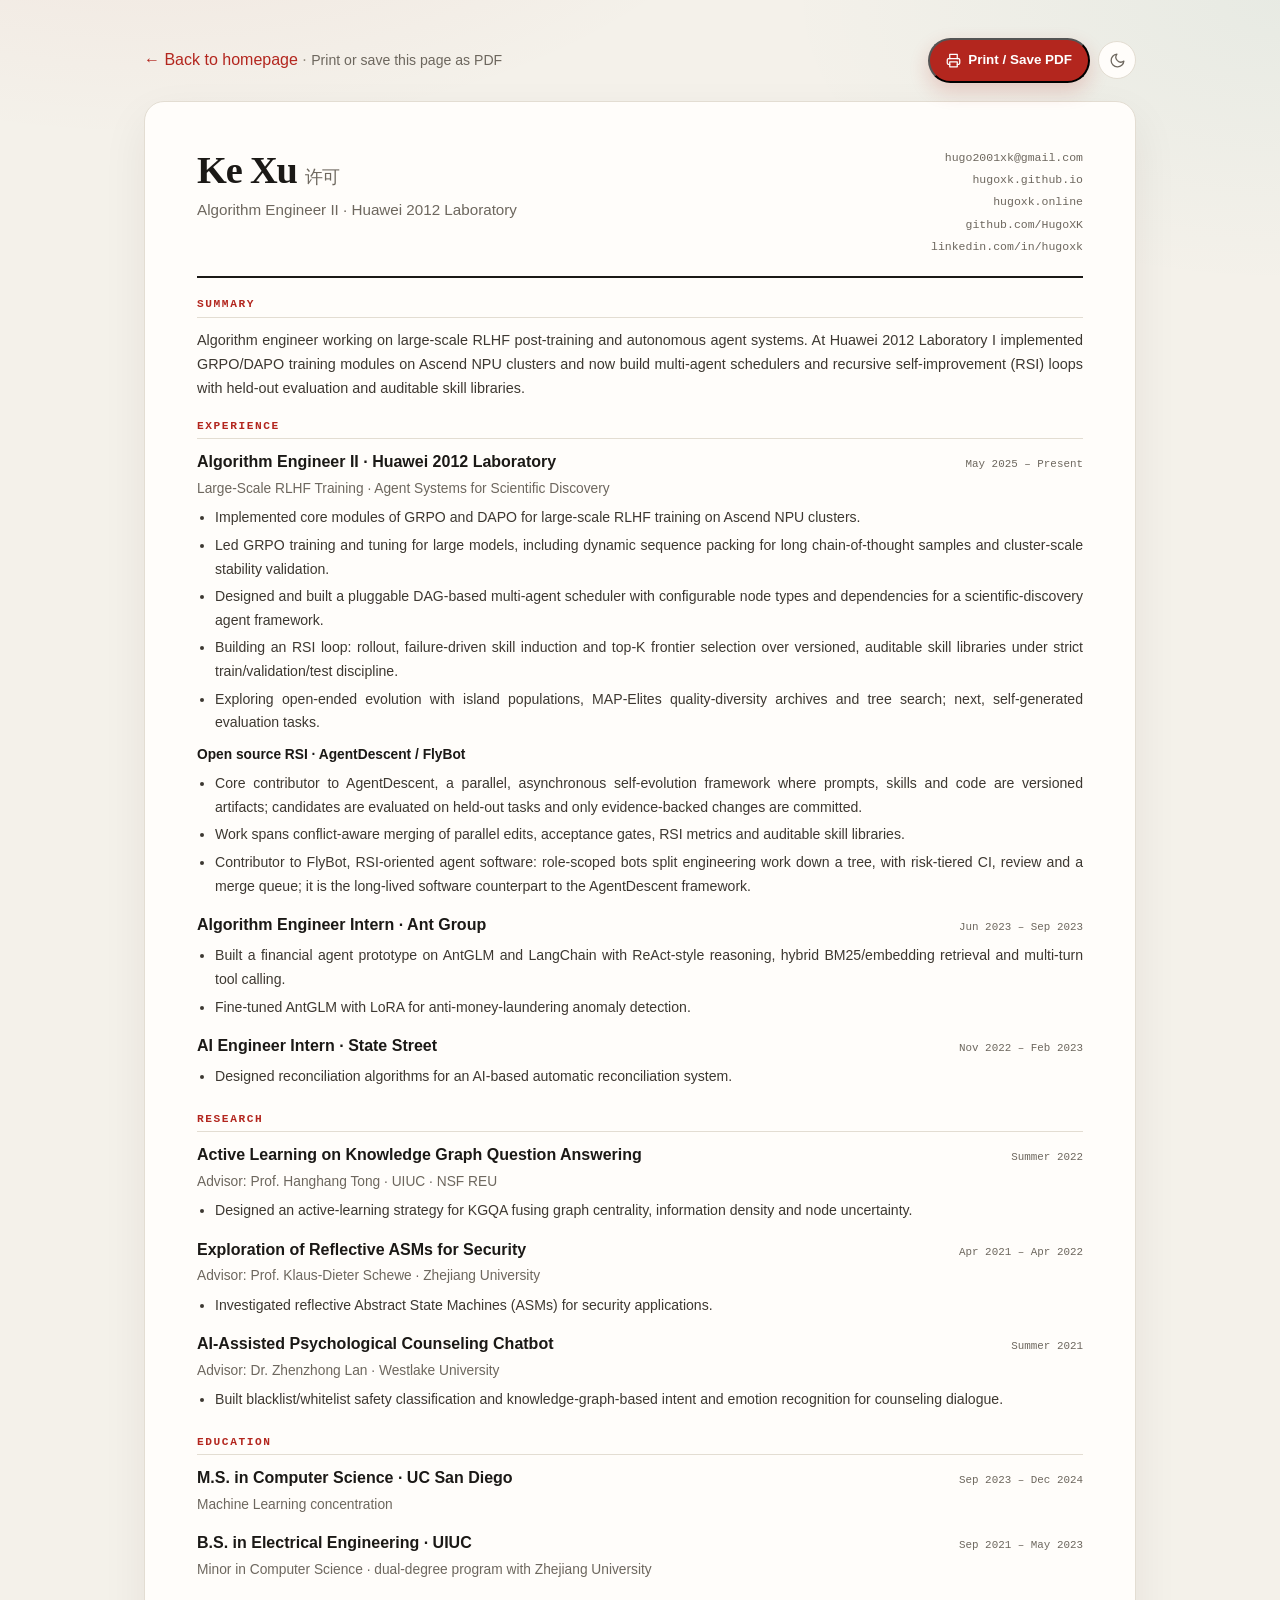
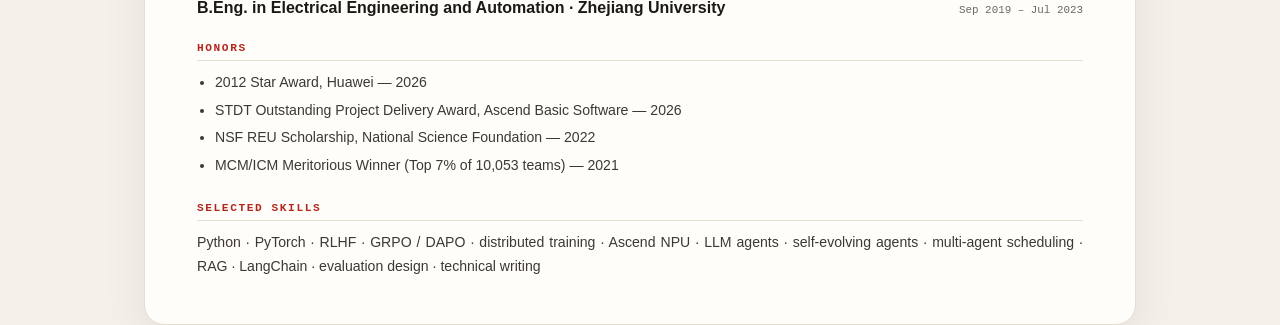
<file: cv.html>
<!-- Version:1.0.0 Modify Date:2026-10-28 -->
<!DOCTYPE html>
<html lang="en" data-theme="light">
<head>
<meta charset="utf-8" />
<meta name="viewport" content="width=device-width, initial-scale=1" />
<title>CV — Ke Xu</title>
<meta name="color-scheme" content="light dark" />
<meta name="theme-color" content="#f4f1ea" />
<meta name="description" content="Curriculum vitae of Ke Xu — Algorithm Engineer II at Huawei 2012 Laboratory." />
<link rel="icon" type="image/svg+xml" href="favicon.svg" />
<link rel="stylesheet" href="css/normalize.css" />
<link rel="stylesheet" href="css/main.css?v=8" />
<script>
(function () {
  try {
    var t = localStorage.getItem("theme");
    if (!t) { t = window.matchMedia && window.matchMedia("(prefers-color-scheme: dark)").matches ? "dark" : "light"; }
    document.documentElement.setAttribute("data-theme", t);
    document.documentElement.classList.add("js");
  } catch (e) {}
})();
</script>
</head>

<body>
<a class="skip-link" href="#cv">Skip to CV</a>

<div class="container wrapper">
  <div class="cv-toolbar no-print">
    <div>
      <a href="index.html">← Back to homepage</a>
      <span class="sep">·</span>
      <span class="muted">Print or save this page as PDF</span>
    </div>
    <div class="header-tools">
      <button class="btn-cv" type="button" id="print-cv">
        <svg viewBox="0 0 24 24" fill="none" stroke="currentColor" stroke-width="2" stroke-linecap="round" stroke-linejoin="round" aria-hidden="true"><polyline points="6 9 6 2 18 2 18 9"/><path d="M6 18H4a2 2 0 0 1-2-2v-5a2 2 0 0 1 2-2h16a2 2 0 0 1 2 2v5a2 2 0 0 1-2 2h-2"/><rect x="6" y="14" width="12" height="8"/></svg>
        Print / Save PDF
      </button>
      <button id="theme-toggle" class="icon-btn" type="button" aria-label="Switch theme">
        <svg class="icon-moon" viewBox="0 0 24 24" fill="none" stroke="currentColor" stroke-width="1.8" stroke-linecap="round" stroke-linejoin="round" aria-hidden="true"><path d="M21 12.8A9 9 0 1 1 11.2 3a7 7 0 0 0 9.8 9.8z"/></svg>
        <svg class="icon-sun" viewBox="0 0 24 24" fill="none" stroke="currentColor" stroke-width="1.8" stroke-linecap="round" stroke-linejoin="round" aria-hidden="true"><circle cx="12" cy="12" r="4"/><path d="M12 2v2M12 20v2M4.93 4.93l1.42 1.42M17.66 17.66l1.41 1.41M2 12h2M20 12h2M4.93 19.07l1.42-1.42M17.66 6.34l1.41-1.41"/></svg>
      </button>
    </div>
  </div>

  <article class="cv-sheet" id="cv">
    <header class="cv-head">
      <div>
        <h1>Ke Xu <span style="font-family: var(--sans); font-size: 1.1rem; color: var(--muted); font-weight: 500;">许可</span></h1>
        <div class="cv-title">Algorithm Engineer II · Huawei 2012 Laboratory</div>
      </div>
      <div class="cv-contact">
        <a href="mailto:hugo2001xk@gmail.com">hugo2001xk@gmail.com</a>
        <a href="https://hugoxk.github.io">hugoxk.github.io</a>
        <a href="https://hugoxk.online">hugoxk.online</a>
        <a href="https://github.com/HugoXK">github.com/HugoXK</a>
        <a href="https://www.linkedin.com/in/hugoxk">linkedin.com/in/hugoxk</a>
      </div>
    </header>

    <section class="cv-section">
      <h2>Summary</h2>
      <p style="margin: 0; color: var(--ink-2); font-size: 0.9rem;">Algorithm engineer working on large-scale RLHF post-training and autonomous agent systems. At Huawei 2012 Laboratory I implemented GRPO/DAPO training modules on Ascend NPU clusters and now build multi-agent schedulers and recursive self-improvement (RSI) loops with held-out evaluation and auditable skill libraries.</p>
    </section>

    <section class="cv-section">
      <h2>Experience</h2>
      <div class="cv-item">
        <div class="cv-role"><b>Algorithm Engineer II · Huawei 2012 Laboratory</b><span>May 2025 – Present</span></div>
        <div class="cv-org">Large-Scale RLHF Training · Agent Systems for Scientific Discovery</div>
        <ul class="cv-list">
          <li>Implemented core modules of GRPO and DAPO for large-scale RLHF training on Ascend NPU clusters.</li>
          <li>Led GRPO training and tuning for large models, including dynamic sequence packing for long chain-of-thought samples and cluster-scale stability validation.</li>
          <li>Designed and built a pluggable DAG-based multi-agent scheduler with configurable node types and dependencies for a scientific-discovery agent framework.</li>
          <li>Building an RSI loop: rollout, failure-driven skill induction and top-K frontier selection over versioned, auditable skill libraries under strict train/validation/test discipline.</li>
          <li>Exploring open-ended evolution with island populations, MAP-Elites quality-diversity archives and tree search; next, self-generated evaluation tasks.</li>
        </ul>
        <div class="cv-org" style="margin-top:8px; color:var(--ink); font-weight:600;">Open source RSI · AgentDescent / FlyBot</div>
        <ul class="cv-list">
          <li>Core contributor to AgentDescent, a parallel, asynchronous self-evolution framework where prompts, skills and code are versioned artifacts; candidates are evaluated on held-out tasks and only evidence-backed changes are committed.</li>
          <li>Work spans conflict-aware merging of parallel edits, acceptance gates, RSI metrics and auditable skill libraries.</li>
          <li>Contributor to FlyBot, RSI-oriented agent software: role-scoped bots split engineering work down a tree, with risk-tiered CI, review and a merge queue; it is the long-lived software counterpart to the AgentDescent framework.</li>
        </ul>
      </div>
      <div class="cv-item">
        <div class="cv-role"><b>Algorithm Engineer Intern · Ant Group</b><span>Jun 2023 – Sep 2023</span></div>
        <ul class="cv-list">
          <li>Built a financial agent prototype on AntGLM and LangChain with ReAct-style reasoning, hybrid BM25/embedding retrieval and multi-turn tool calling.</li>
          <li>Fine-tuned AntGLM with LoRA for anti-money-laundering anomaly detection.</li>
        </ul>
      </div>
      <div class="cv-item">
        <div class="cv-role"><b>AI Engineer Intern · State Street</b><span>Nov 2022 – Feb 2023</span></div>
        <ul class="cv-list">
          <li>Designed reconciliation algorithms for an AI-based automatic reconciliation system.</li>
        </ul>
      </div>
    </section>

    <section class="cv-section">
      <h2>Research</h2>
      <div class="cv-item">
        <div class="cv-role"><b>Active Learning on Knowledge Graph Question Answering</b><span>Summer 2022</span></div>
        <div class="cv-org">Advisor: Prof. Hanghang Tong · UIUC · NSF REU</div>
        <ul class="cv-list"><li>Designed an active-learning strategy for KGQA fusing graph centrality, information density and node uncertainty.</li></ul>
      </div>
      <div class="cv-item">
        <div class="cv-role"><b>Exploration of Reflective ASMs for Security</b><span>Apr 2021 – Apr 2022</span></div>
        <div class="cv-org">Advisor: Prof. Klaus-Dieter Schewe · Zhejiang University</div>
        <ul class="cv-list"><li>Investigated reflective Abstract State Machines (ASMs) for security applications.</li></ul>
      </div>
      <div class="cv-item">
        <div class="cv-role"><b>AI-Assisted Psychological Counseling Chatbot</b><span>Summer 2021</span></div>
        <div class="cv-org">Advisor: Dr. Zhenzhong Lan · Westlake University</div>
        <ul class="cv-list"><li>Built blacklist/whitelist safety classification and knowledge-graph-based intent and emotion recognition for counseling dialogue.</li></ul>
      </div>
    </section>

    <section class="cv-section">
      <h2>Education</h2>
      <div class="cv-item">
        <div class="cv-role"><b>M.S. in Computer Science · UC San Diego</b><span>Sep 2023 – Dec 2024</span></div>
        <div class="cv-org">Machine Learning concentration</div>
      </div>
      <div class="cv-item">
        <div class="cv-role"><b>B.S. in Electrical Engineering · UIUC</b><span>Sep 2021 – May 2023</span></div>
        <div class="cv-org">Minor in Computer Science · dual-degree program with Zhejiang University</div>
      </div>
      <div class="cv-item">
        <div class="cv-role"><b>B.Eng. in Electrical Engineering and Automation · Zhejiang University</b><span>Sep 2019 – Jul 2023</span></div>
      </div>
    </section>

    <section class="cv-section">
      <h2>Honors</h2>
      <ul class="cv-list">
        <li>2012 Star Award, Huawei — 2026</li>
        <li>STDT Outstanding Project Delivery Award, Ascend Basic Software — 2026</li>
        <li>NSF REU Scholarship, National Science Foundation — 2022</li>
        <li>MCM/ICM Meritorious Winner (Top 7% of 10,053 teams) — 2021</li>
      </ul>
    </section>

    <section class="cv-section">
      <h2>Selected Skills</h2>
      <p style="margin: 0; color: var(--ink-2); font-size: 0.88rem;">Python · PyTorch · RLHF · GRPO / DAPO · distributed training · Ascend NPU · LLM agents · self-evolving agents · multi-agent scheduling · RAG · LangChain · evaluation design · technical writing</p>
    </section>
  </article>
</div>

<script src="js/ui.js?v=8"></script>
<script>
document.getElementById("print-cv").addEventListener("click", function () { window.print(); });
</script>
</body>
</html>
</file>
<file: css/leaflet.css>
/* required styles */

.leaflet-pane,
.leaflet-tile,
.leaflet-marker-icon,
.leaflet-marker-shadow,
.leaflet-tile-container,
.leaflet-pane > svg,
.leaflet-pane > canvas,
.leaflet-zoom-box,
.leaflet-image-layer,
.leaflet-layer {
	position: absolute;
	left: 0;
	top: 0;
	}
.leaflet-container {
	overflow: hidden;
	}
.leaflet-tile,
.leaflet-marker-icon,
.leaflet-marker-shadow {
	-webkit-user-select: none;
	   -moz-user-select: none;
	        user-select: none;
	  -webkit-user-drag: none;
	}
/* Prevents IE11 from highlighting tiles in blue */
.leaflet-tile::selection {
	background: transparent;
}
/* Safari renders non-retina tile on retina better with this, but Chrome is worse */
.leaflet-safari .leaflet-tile {
	image-rendering: -webkit-optimize-contrast;
	}
/* hack that prevents hw layers "stretching" when loading new tiles */
.leaflet-safari .leaflet-tile-container {
	width: 1600px;
	height: 1600px;
	-webkit-transform-origin: 0 0;
	}
.leaflet-marker-icon,
.leaflet-marker-shadow {
	display: block;
	}
/* .leaflet-container svg: reset svg max-width decleration shipped in Joomla! (joomla.org) 3.x */
/* .leaflet-container img: map is broken in FF if you have max-width: 100% on tiles */
.leaflet-container .leaflet-overlay-pane svg {
	max-width: none !important;
	max-height: none !important;
	}
.leaflet-container .leaflet-marker-pane img,
.leaflet-container .leaflet-shadow-pane img,
.leaflet-container .leaflet-tile-pane img,
.leaflet-container img.leaflet-image-layer,
.leaflet-container .leaflet-tile {
	max-width: none !important;
	max-height: none !important;
	width: auto;
	padding: 0;
	}

.leaflet-container img.leaflet-tile {
	/* See: https://bugs.chromium.org/p/chromium/issues/detail?id=600120 */
	mix-blend-mode: plus-lighter;
}

.leaflet-container.leaflet-touch-zoom {
	-ms-touch-action: pan-x pan-y;
	touch-action: pan-x pan-y;
	}
.leaflet-container.leaflet-touch-drag {
	-ms-touch-action: pinch-zoom;
	/* Fallback for FF which doesn't support pinch-zoom */
	touch-action: none;
	touch-action: pinch-zoom;
}
.leaflet-container.leaflet-touch-drag.leaflet-touch-zoom {
	-ms-touch-action: none;
	touch-action: none;
}
.leaflet-container {
	-webkit-tap-highlight-color: transparent;
}
.leaflet-container a {
	-webkit-tap-highlight-color: rgba(51, 181, 229, 0.4);
}
.leaflet-tile {
	filter: inherit;
	visibility: hidden;
	}
.leaflet-tile-loaded {
	visibility: inherit;
	}
.leaflet-zoom-box {
	width: 0;
	height: 0;
	-moz-box-sizing: border-box;
	     box-sizing: border-box;
	z-index: 800;
	}
/* workaround for https://bugzilla.mozilla.org/show_bug.cgi?id=888319 */
.leaflet-overlay-pane svg {
	-moz-user-select: none;
	}

.leaflet-pane         { z-index: 400; }

.leaflet-tile-pane    { z-index: 200; }
.leaflet-overlay-pane { z-index: 400; }
.leaflet-shadow-pane  { z-index: 500; }
.leaflet-marker-pane  { z-index: 600; }
.leaflet-tooltip-pane   { z-index: 650; }
.leaflet-popup-pane   { z-index: 700; }

.leaflet-map-pane canvas { z-index: 100; }
.leaflet-map-pane svg    { z-index: 200; }

.leaflet-vml-shape {
	width: 1px;
	height: 1px;
	}
.lvml {
	behavior: url(#default#VML);
	display: inline-block;
	position: absolute;
	}


/* control positioning */

.leaflet-control {
	position: relative;
	z-index: 800;
	pointer-events: visiblePainted; /* IE 9-10 doesn't have auto */
	pointer-events: auto;
	}
.leaflet-top,
.leaflet-bottom {
	position: absolute;
	z-index: 1000;
	pointer-events: none;
	}
.leaflet-top {
	top: 0;
	}
.leaflet-right {
	right: 0;
	}
.leaflet-bottom {
	bottom: 0;
	}
.leaflet-left {
	left: 0;
	}
.leaflet-control {
	float: left;
	clear: both;
	}
.leaflet-right .leaflet-control {
	float: right;
	}
.leaflet-top .leaflet-control {
	margin-top: 10px;
	}
.leaflet-bottom .leaflet-control {
	margin-bottom: 10px;
	}
.leaflet-left .leaflet-control {
	margin-left: 10px;
	}
.leaflet-right .leaflet-control {
	margin-right: 10px;
	}


/* zoom and fade animations */

.leaflet-fade-anim .leaflet-popup {
	opacity: 0;
	-webkit-transition: opacity 0.2s linear;
	   -moz-transition: opacity 0.2s linear;
	        transition: opacity 0.2s linear;
	}
.leaflet-fade-anim .leaflet-map-pane .leaflet-popup {
	opacity: 1;
	}
.leaflet-zoom-animated {
	-webkit-transform-origin: 0 0;
	    -ms-transform-origin: 0 0;
	        transform-origin: 0 0;
	}
svg.leaflet-zoom-animated {
	will-change: transform;
}

.leaflet-zoom-anim .leaflet-zoom-animated {
	-webkit-transition: -webkit-transform 0.25s cubic-bezier(0,0,0.25,1);
	   -moz-transition:    -moz-transform 0.25s cubic-bezier(0,0,0.25,1);
	        transition:         transform 0.25s cubic-bezier(0,0,0.25,1);
	}
.leaflet-zoom-anim .leaflet-tile,
.leaflet-pan-anim .leaflet-tile {
	-webkit-transition: none;
	   -moz-transition: none;
	        transition: none;
	}

.leaflet-zoom-anim .leaflet-zoom-hide {
	visibility: hidden;
	}


/* cursors */

.leaflet-interactive {
	cursor: pointer;
	}
.leaflet-grab {
	cursor: -webkit-grab;
	cursor:    -moz-grab;
	cursor:         grab;
	}
.leaflet-crosshair,
.leaflet-crosshair .leaflet-interactive {
	cursor: crosshair;
	}
.leaflet-popup-pane,
.leaflet-control {
	cursor: auto;
	}
.leaflet-dragging .leaflet-grab,
.leaflet-dragging .leaflet-grab .leaflet-interactive,
.leaflet-dragging .leaflet-marker-draggable {
	cursor: move;
	cursor: -webkit-grabbing;
	cursor:    -moz-grabbing;
	cursor:         grabbing;
	}

/* marker & overlays interactivity */
.leaflet-marker-icon,
.leaflet-marker-shadow,
.leaflet-image-layer,
.leaflet-pane > svg path,
.leaflet-tile-container {
	pointer-events: none;
	}

.leaflet-marker-icon.leaflet-interactive,
.leaflet-image-layer.leaflet-interactive,
.leaflet-pane > svg path.leaflet-interactive,
svg.leaflet-image-layer.leaflet-interactive path {
	pointer-events: visiblePainted; /* IE 9-10 doesn't have auto */
	pointer-events: auto;
	}

/* visual tweaks */

.leaflet-container {
	background: #ddd;
	outline-offset: 1px;
	}
.leaflet-container a {
	color: #0078A8;
	}
.leaflet-zoom-box {
	border: 2px dotted #38f;
	background: rgba(255,255,255,0.5);
	}


/* general typography */
.leaflet-container {
	font-family: "Helvetica Neue", Arial, Helvetica, sans-serif;
	font-size: 12px;
	font-size: 0.75rem;
	line-height: 1.5;
	}


/* general toolbar styles */

.leaflet-bar {
	box-shadow: 0 1px 5px rgba(0,0,0,0.65);
	border-radius: 4px;
	}
.leaflet-bar a {
	background-color: #fff;
	border-bottom: 1px solid #ccc;
	width: 26px;
	height: 26px;
	line-height: 26px;
	display: block;
	text-align: center;
	text-decoration: none;
	color: black;
	}
.leaflet-bar a,
.leaflet-control-layers-toggle {
	background-position: 50% 50%;
	background-repeat: no-repeat;
	display: block;
	}
.leaflet-bar a:hover,
.leaflet-bar a:focus {
	background-color: #f4f4f4;
	}
.leaflet-bar a:first-child {
	border-top-left-radius: 4px;
	border-top-right-radius: 4px;
	}
.leaflet-bar a:last-child {
	border-bottom-left-radius: 4px;
	border-bottom-right-radius: 4px;
	border-bottom: none;
	}
.leaflet-bar a.leaflet-disabled {
	cursor: default;
	background-color: #f4f4f4;
	color: #bbb;
	}

.leaflet-touch .leaflet-bar a {
	width: 30px;
	height: 30px;
	line-height: 30px;
	}
.leaflet-touch .leaflet-bar a:first-child {
	border-top-left-radius: 2px;
	border-top-right-radius: 2px;
	}
.leaflet-touch .leaflet-bar a:last-child {
	border-bottom-left-radius: 2px;
	border-bottom-right-radius: 2px;
	}

/* zoom control */

.leaflet-control-zoom-in,
.leaflet-control-zoom-out {
	font: bold 18px 'Lucida Console', Monaco, monospace;
	text-indent: 1px;
	}

.leaflet-touch .leaflet-control-zoom-in, .leaflet-touch .leaflet-control-zoom-out  {
	font-size: 22px;
	}


/* layers control */

.leaflet-control-layers {
	box-shadow: 0 1px 5px rgba(0,0,0,0.4);
	background: #fff;
	border-radius: 5px;
	}
.leaflet-control-layers-toggle {
	background-image: url(images/layers.png);
	width: 36px;
	height: 36px;
	}
.leaflet-retina .leaflet-control-layers-toggle {
	background-image: url(images/layers-2x.png);
	background-size: 26px 26px;
	}
.leaflet-touch .leaflet-control-layers-toggle {
	width: 44px;
	height: 44px;
	}
.leaflet-control-layers .leaflet-control-layers-list,
.leaflet-control-layers-expanded .leaflet-control-layers-toggle {
	display: none;
	}
.leaflet-control-layers-expanded .leaflet-control-layers-list {
	display: block;
	position: relative;
	}
.leaflet-control-layers-expanded {
	padding: 6px 10px 6px 6px;
	color: #333;
	background: #fff;
	}
.leaflet-control-layers-scrollbar {
	overflow-y: scroll;
	overflow-x: hidden;
	padding-right: 5px;
	}
.leaflet-control-layers-selector {
	margin-top: 2px;
	position: relative;
	top: 1px;
	}
.leaflet-control-layers label {
	display: block;
	font-size: 13px;
	font-size: 1.08333em;
	}
.leaflet-control-layers-separator {
	height: 0;
	border-top: 1px solid #ddd;
	margin: 5px -10px 5px -6px;
	}

/* Default icon URLs */
.leaflet-default-icon-path { /* used only in path-guessing heuristic, see L.Icon.Default */
	background-image: url(images/marker-icon.png);
	}


/* attribution and scale controls */

.leaflet-container .leaflet-control-attribution {
	background: #fff;
	background: rgba(255, 255, 255, 0.8);
	margin: 0;
	}
.leaflet-control-attribution,
.leaflet-control-scale-line {
	padding: 0 5px;
	color: #333;
	line-height: 1.4;
	}
.leaflet-control-attribution a {
	text-decoration: none;
	}
.leaflet-control-attribution a:hover,
.leaflet-control-attribution a:focus {
	text-decoration: underline;
	}
.leaflet-attribution-flag {
	display: inline !important;
	vertical-align: baseline !important;
	width: 1em;
	height: 0.6669em;
	}
.leaflet-left .leaflet-control-scale {
	margin-left: 5px;
	}
.leaflet-bottom .leaflet-control-scale {
	margin-bottom: 5px;
	}
.leaflet-control-scale-line {
	border: 2px solid #777;
	border-top: none;
	line-height: 1.1;
	padding: 2px 5px 1px;
	white-space: nowrap;
	-moz-box-sizing: border-box;
	     box-sizing: border-box;
	background: rgba(255, 255, 255, 0.8);
	text-shadow: 1px 1px #fff;
	}
.leaflet-control-scale-line:not(:first-child) {
	border-top: 2px solid #777;
	border-bottom: none;
	margin-top: -2px;
	}
.leaflet-control-scale-line:not(:first-child):not(:last-child) {
	border-bottom: 2px solid #777;
	}

.leaflet-touch .leaflet-control-attribution,
.leaflet-touch .leaflet-control-layers,
.leaflet-touch .leaflet-bar {
	box-shadow: none;
	}
.leaflet-touch .leaflet-control-layers,
.leaflet-touch .leaflet-bar {
	border: 2px solid rgba(0,0,0,0.2);
	background-clip: padding-box;
	}


/* popup */

.leaflet-popup {
	position: absolute;
	text-align: center;
	margin-bottom: 20px;
	}
.leaflet-popup-content-wrapper {
	padding: 1px;
	text-align: left;
	border-radius: 12px;
	}
.leaflet-popup-content {
	margin: 13px 24px 13px 20px;
	line-height: 1.3;
	font-size: 13px;
	font-size: 1.08333em;
	min-height: 1px;
	}
.leaflet-popup-content p {
	margin: 17px 0;
	margin: 1.3em 0;
	}
.leaflet-popup-tip-container {
	width: 40px;
	height: 20px;
	position: absolute;
	left: 50%;
	margin-top: -1px;
	margin-left: -20px;
	overflow: hidden;
	pointer-events: none;
	}
.leaflet-popup-tip {
	width: 17px;
	height: 17px;
	padding: 1px;

	margin: -10px auto 0;
	pointer-events: auto;

	-webkit-transform: rotate(45deg);
	   -moz-transform: rotate(45deg);
	    -ms-transform: rotate(45deg);
	        transform: rotate(45deg);
	}
.leaflet-popup-content-wrapper,
.leaflet-popup-tip {
	background: white;
	color: #333;
	box-shadow: 0 3px 14px rgba(0,0,0,0.4);
	}
.leaflet-container a.leaflet-popup-close-button {
	position: absolute;
	top: 0;
	right: 0;
	border: none;
	text-align: center;
	width: 24px;
	height: 24px;
	font: 16px/24px Tahoma, Verdana, sans-serif;
	color: #757575;
	text-decoration: none;
	background: transparent;
	}
.leaflet-container a.leaflet-popup-close-button:hover,
.leaflet-container a.leaflet-popup-close-button:focus {
	color: #585858;
	}
.leaflet-popup-scrolled {
	overflow: auto;
	}

.leaflet-oldie .leaflet-popup-content-wrapper {
	-ms-zoom: 1;
	}
.leaflet-oldie .leaflet-popup-tip {
	width: 24px;
	margin: 0 auto;

	-ms-filter: "progid:DXImageTransform.Microsoft.Matrix(M11=0.70710678, M12=0.70710678, M21=-0.70710678, M22=0.70710678)";
	filter: progid:DXImageTransform.Microsoft.Matrix(M11=0.70710678, M12=0.70710678, M21=-0.70710678, M22=0.70710678);
	}

.leaflet-oldie .leaflet-control-zoom,
.leaflet-oldie .leaflet-control-layers,
.leaflet-oldie .leaflet-popup-content-wrapper,
.leaflet-oldie .leaflet-popup-tip {
	border: 1px solid #999;
	}


/* div icon */

.leaflet-div-icon {
	background: #fff;
	border: 1px solid #666;
	}


/* Tooltip */
/* Base styles for the element that has a tooltip */
.leaflet-tooltip {
	position: absolute;
	padding: 6px;
	background-color: #fff;
	border: 1px solid #fff;
	border-radius: 3px;
	color: #222;
	white-space: nowrap;
	-webkit-user-select: none;
	-moz-user-select: none;
	-ms-user-select: none;
	user-select: none;
	pointer-events: none;
	box-shadow: 0 1px 3px rgba(0,0,0,0.4);
	}
.leaflet-tooltip.leaflet-interactive {
	cursor: pointer;
	pointer-events: auto;
	}
.leaflet-tooltip-top:before,
.leaflet-tooltip-bottom:before,
.leaflet-tooltip-left:before,
.leaflet-tooltip-right:before {
	position: absolute;
	pointer-events: none;
	border: 6px solid transparent;
	background: transparent;
	content: "";
	}

/* Directions */

.leaflet-tooltip-bottom {
	margin-top: 6px;
}
.leaflet-tooltip-top {
	margin-top: -6px;
}
.leaflet-tooltip-bottom:before,
.leaflet-tooltip-top:before {
	left: 50%;
	margin-left: -6px;
	}
.leaflet-tooltip-top:before {
	bottom: 0;
	margin-bottom: -12px;
	border-top-color: #fff;
	}
.leaflet-tooltip-bottom:before {
	top: 0;
	margin-top: -12px;
	margin-left: -6px;
	border-bottom-color: #fff;
	}
.leaflet-tooltip-left {
	margin-left: -6px;
}
.leaflet-tooltip-right {
	margin-left: 6px;
}
.leaflet-tooltip-left:before,
.leaflet-tooltip-right:before {
	top: 50%;
	margin-top: -6px;
	}
.leaflet-tooltip-left:before {
	right: 0;
	margin-right: -12px;
	border-left-color: #fff;
	}
.leaflet-tooltip-right:before {
	left: 0;
	margin-left: -12px;
	border-right-color: #fff;
	}

/* Printing */

@media print {
	/* Prevent printers from removing background-images of controls. */
	.leaflet-control {
		-webkit-print-color-adjust: exact;
		print-color-adjust: exact;
		}
	}
</file>
<file: css/main.css>
/* ============================================================
   Ke Xu · main.css (v5)
   Editorial academic layout with light/dark themes, live travel
   map, portfolio masonry and a print-friendly CV.
   ============================================================ */

:root {
  --bg: #f4f1ea;
  --bg-elev: #fbf9f5;
  --surface: #fffdfa;
  --surface-2: #f8f4ec;
  --ink: #1b1916;
  --ink-2: #3d3831;
  --muted: #6d675e;
  --muted-2: #938b7f;
  --line: #e3ddd2;
  --line-strong: #cfc6b7;
  --accent: #b3261e;
  --accent-ink: #7d1712;
  --accent-soft: #f3ded8;
  --accent-2: #0f766e;
  --shadow-sm: 0 1px 2px rgba(30, 24, 16, 0.05);
  --shadow: 0 18px 46px rgba(40, 32, 20, 0.07);
  --radius: 20px;
  --radius-sm: 12px;
  --max: 1040px;
  --sans: -apple-system, BlinkMacSystemFont, "Segoe UI", "PingFang SC",
          "Hiragino Sans GB", "Microsoft YaHei", "Helvetica Neue", Arial, sans-serif;
  --serif: "Iowan Old Style", "Palatino Linotype", "Book Antiqua", "Songti SC",
           "Noto Serif SC", Georgia, serif;
  --mono: ui-monospace, SFMono-Regular, "SF Mono", Menlo, Consolas,
          "Liberation Mono", monospace;
}

[data-theme="dark"] {
  --bg: #0d0c0b;
  --bg-elev: #12100e;
  --surface: #151210;
  --surface-2: #1a1714;
  --ink: #f3eee5;
  --ink-2: #d8d0c4;
  --muted: #a89f92;
  --muted-2: #7f776c;
  --line: #2a251f;
  --line-strong: #3d362d;
  --accent: #ff6b5e;
  --accent-ink: #ff9b91;
  --accent-soft: #2b1a17;
  --accent-2: #5eead4;
  --shadow-sm: 0 1px 2px rgba(0, 0, 0, 0.3);
  --shadow: 0 22px 60px rgba(0, 0, 0, 0.35);
}

/* ---------- base ---------- */
*,
*::before,
*::after { box-sizing: border-box; }

html {
  scroll-behavior: smooth;
  -webkit-text-size-adjust: 100%;
}

body {
  margin: 0;
  font-family: var(--sans);
  font-weight: 400;
  color: var(--ink);
  line-height: 1.68;
  font-size: 16px;
  background:
    radial-gradient(1100px 620px at 12% -12%, rgba(179, 38, 30, 0.075), transparent 60%),
    radial-gradient(900px 520px at 100% 0%, rgba(15, 118, 110, 0.055), transparent 55%),
    var(--bg);
  -webkit-font-smoothing: antialiased;
  text-rendering: optimizeLegibility;
}

[data-theme="dark"] body {
  background:
    radial-gradient(1000px 600px at 12% -12%, rgba(255, 107, 94, 0.06), transparent 60%),
    radial-gradient(900px 520px at 100% 0%, rgba(94, 234, 212, 0.035), transparent 55%),
    var(--bg);
}

::selection { background: var(--accent); color: #fff; }

a { color: var(--accent); text-decoration: none; }
a:hover { text-decoration: underline; text-underline-offset: 3px; }

:focus-visible {
  outline: 2px solid var(--accent);
  outline-offset: 3px;
  border-radius: 4px;
}

h1, h2, h3, h4, h5, h6 {
  margin: 0 0 12px;
  font-family: var(--serif);
  line-height: 1.18;
  color: var(--ink);
  font-weight: 600;
  letter-spacing: -0.012em;
}

p { margin: 10px 0; }
ul { margin: 8px 0; padding-left: 20px; }
li { margin-bottom: 6px; }
img { max-width: 100%; height: auto; }
hr { border: 0; border-top: 1px solid var(--line); margin: 26px 0; }

.sep { color: var(--muted-2); }

/* ---------- accessibility / chrome ---------- */
.skip-link {
  position: fixed;
  left: 16px;
  top: -80px;
  z-index: 200;
  padding: 10px 16px;
  background: var(--accent);
  color: #fff;
  border-radius: 999px;
  font-weight: 600;
  transition: top 0.2s ease;
}
.skip-link:focus { top: 14px; text-decoration: none; }

#scroll-progress {
  position: fixed;
  inset: 0 auto auto 0;
  height: 2px;
  width: 0;
  z-index: 120;
  background: linear-gradient(90deg, var(--accent), var(--accent-2));
}

/* ---------- layout ---------- */
.wrapper {
  max-width: var(--max);
  margin: 0 auto;
  padding: 0 24px;
}

.container {
  margin: 38px auto 0;
}

main { display: block; }

/* ---------- header ---------- */
.header {
  position: relative;
  overflow: hidden;
  background:
    linear-gradient(145deg, rgba(255, 253, 250, 0.96), rgba(248, 244, 236, 0.9));
  border: 1px solid var(--line);
  border-radius: 26px;
  padding: 32px 34px;
  margin-bottom: 20px;
  box-shadow: var(--shadow);
}

[data-theme="dark"] .header {
  background:
    linear-gradient(145deg, rgba(21, 18, 16, 0.98), rgba(18, 16, 14, 0.94));
}

.header::before {
  content: "";
  position: absolute;
  inset: 0;
  background:
    radial-gradient(520px 260px at 8% 0%, rgba(179, 38, 30, 0.12), transparent 70%),
    radial-gradient(420px 220px at 100% 100%, rgba(15, 118, 110, 0.09), transparent 70%);
  pointer-events: none;
}

[data-theme="dark"] .header::before {
  background:
    radial-gradient(520px 260px at 8% 0%, rgba(255, 107, 94, 0.1), transparent 70%),
    radial-gradient(420px 220px at 100% 100%, rgba(94, 234, 212, 0.06), transparent 70%);
}

.header-glow {
  position: absolute;
  width: 240px;
  height: 240px;
  right: -90px;
  top: -120px;
  border-radius: 50%;
  background: radial-gradient(circle, rgba(179, 38, 30, 0.18), transparent 68%);
  filter: blur(10px);
  pointer-events: none;
}

.header-layout {
  position: relative;
  display: flex;
  align-items: center;
  gap: 30px;
}

.avatar-wrap {
  flex: 0 0 148px;
  width: 148px;
  height: 148px;
  padding: 4px;
  border-radius: 50%;
  background: linear-gradient(135deg, var(--accent), #e8b4ae 48%, var(--accent-2));
  box-shadow: 0 0 0 1px var(--line), 0 14px 30px rgba(80, 30, 20, 0.16);
}

.header .profile_image {
  display: block;
  width: 100%;
  height: 100%;
  border-radius: 50%;
  object-fit: cover;
  border: 3px solid var(--surface);
  background: var(--surface-2);
}

.header-info { flex: 1; min-width: 0; }

.title-row {
  display: flex;
  align-items: flex-start;
  justify-content: space-between;
  flex-wrap: wrap;
  gap: 10px 16px;
}

.title-block { min-width: 0; }

.eyebrow {
  font-family: var(--mono);
  font-size: 0.68rem;
  letter-spacing: 0.16em;
  text-transform: uppercase;
  color: var(--accent);
  margin-bottom: 6px;
}

.header .site-title {
  display: flex;
  align-items: center;
  gap: 12px;
  margin: 0 0 4px;
  font-family: var(--serif);
  font-size: clamp(2.1rem, 4vw, 2.85rem);
  font-weight: 600;
  letter-spacing: -0.03em;
  line-height: 1.05;
}

.header .site-title .name_image {
  width: auto;
  height: 42px;
  margin: 0;
  opacity: 0.92;
}

[data-theme="dark"] .header .site-title .name_image {
  filter: invert(1) hue-rotate(180deg) brightness(1.3);
  opacity: 0.86;
}

.header .position {
  font-size: 1.03rem;
  font-weight: 500;
  color: var(--ink-2);
  margin: 2px 0 10px;
}

.header-meta {
  display: flex;
  align-items: center;
  flex-wrap: wrap;
  gap: 10px 16px;
  margin-bottom: 16px;
  font-size: 0.82rem;
  color: var(--muted);
}

.status-pill {
  display: inline-flex;
  align-items: center;
  gap: 7px;
  padding: 4px 10px;
  border: 1px solid var(--line);
  border-radius: 999px;
  background: var(--surface-2);
  color: var(--ink-2);
  font-weight: 500;
}

.status-dot,
.live-dot {
  width: 6px;
  height: 6px;
  border-radius: 50%;
  background: #17a673;
  box-shadow: 0 0 0 3px rgba(23, 166, 115, 0.14);
  animation: pulse 2.6s ease-in-out infinite;
}

@keyframes pulse {
  0%, 100% { opacity: 0.5; }
  50% { opacity: 1; }
}


.header-tools {
  display: flex;
  align-items: center;
  gap: 8px;
  flex: none;
  margin-left: auto;
}

.icon-btn {
  display: inline-grid;
  place-items: center;
  width: 38px;
  height: 38px;
  padding: 0;
  border: 1px solid var(--line);
  border-radius: 999px;
  background: var(--surface);
  color: var(--muted);
  cursor: pointer;
  transition: color 0.15s ease, border-color 0.15s ease, transform 0.15s ease;
}

.icon-btn:hover {
  color: var(--accent);
  border-color: var(--accent);
  transform: translateY(-1px);
}

.icon-btn svg { width: 17px; height: 17px; }
.icon-sun { display: none; }
[data-theme="dark"] .icon-sun { display: block; }
[data-theme="dark"] .icon-moon { display: none; }

.lang-switch {
  display: inline-flex;
  align-items: center;
  gap: 2px;
  padding: 2px;
  border: 1px solid var(--line);
  border-radius: 999px;
  background: var(--surface);
}

.lang-switch button {
  border: 0;
  background: transparent;
  color: var(--muted-2);
  font-family: var(--sans);
  font-size: 0.72rem;
  font-weight: 600;
  line-height: 1.4;
  padding: 4px 10px;
  border-radius: 999px;
  cursor: pointer;
}

.lang-switch button.active {
  background: var(--accent-soft);
  color: var(--accent-ink);
}

.lang-switch button:hover:not(.active) { color: var(--ink); }

.contact-row {
  display: flex;
  align-items: center;
  flex-wrap: wrap;
  gap: 12px;
}

.social-icons { display: inline-flex; gap: 6px; }

.social-icons a {
  display: inline-grid;
  place-items: center;
  width: 34px;
  height: 34px;
  border: 1px solid var(--line);
  border-radius: 10px;
  color: var(--muted);
  background: var(--surface);
  transition: color 0.15s ease, border-color 0.15s ease, transform 0.15s ease;
}

.social-icons a:hover {
  color: var(--accent);
  border-color: var(--accent);
  transform: translateY(-1px);
  text-decoration: none;
}

.social-icons svg { width: 18px; height: 18px; }

.header .email {
  font-family: var(--mono);
  font-size: 0.83rem;
  font-weight: 600;
  color: var(--accent);
  padding: 6px 2px;
}

.btn-cv {
  display: inline-flex;
  align-items: center;
  gap: 7px;
  padding: 9px 16px;
  border-radius: 999px;
  background: var(--accent);
  color: #fff;
  font-size: 0.84rem;
  font-weight: 600;
  box-shadow: 0 8px 20px rgba(179, 38, 30, 0.2);
  transition: transform 0.15s ease, background 0.15s ease;
}

.btn-cv:hover {
  background: var(--accent-ink);
  color: #fff;
  text-decoration: none;
  transform: translateY(-1px);
}

.btn-cv svg { width: 15px; height: 15px; }

/* ---------- sticky nav ---------- */
.nav-bar {
  position: sticky;
  top: 12px;
  z-index: 60;
  display: flex;
  align-items: center;
  gap: 2px;
  padding: 7px 10px;
  margin-bottom: 20px;
  border: 1px solid var(--line);
  border-radius: 999px;
  background: rgba(255, 253, 250, 0.84);
  -webkit-backdrop-filter: blur(14px);
  backdrop-filter: blur(14px);
  box-shadow: var(--shadow-sm);
  overflow-x: auto;
  scrollbar-width: none;
}

.nav-bar::-webkit-scrollbar { display: none; }

[data-theme="dark"] .nav-bar {
  background: rgba(21, 18, 16, 0.82);
}

.nav-bar a {
  flex: none;
  padding: 7px 12px;
  border-radius: 999px;
  color: var(--muted);
  font-size: 0.84rem;
  font-weight: 500;
  white-space: nowrap;
  transition: color 0.15s ease, background 0.15s ease;
}

.nav-bar a:hover {
  color: var(--ink);
  background: var(--surface-2);
  text-decoration: none;
}

.nav-bar a.active {
  color: var(--accent-ink);
  background: var(--accent-soft);
}

.nav-bar .nav-external {
  margin-left: auto;
  color: var(--accent);
  font-family: var(--mono);
  font-size: 0.72rem;
  letter-spacing: 0.04em;
}

/* ---------- sections ---------- */
main { counter-reset: section; }

.section {
  position: relative;
  counter-increment: section;
  padding: 28px 30px;
  margin-bottom: 20px;
  border: 1px solid var(--line);
  border-radius: var(--radius);
  background: var(--surface);
  box-shadow: var(--shadow-sm);
  scroll-margin-top: 88px;
}

.section::before {
  content: "";
  position: absolute;
  top: -1px;
  left: 30px;
  width: 56px;
  height: 2px;
  border-radius: 999px;
  background: linear-gradient(90deg, var(--accent), transparent);
}

.section-title.no-index::before { display: none; }

.section-title {
  display: flex;
  align-items: center;
  gap: 10px;
  margin: 0 0 18px;
  padding: 0;
  border: 0;
  font-family: var(--serif);
  font-size: clamp(1.35rem, 2.2vw, 1.65rem);
  font-weight: 600;
  letter-spacing: -0.015em;
  color: var(--ink);
  text-transform: none;
}

.section-title::before {
  content: counter(section, decimal-leading-zero);
  display: inline-grid;
  place-items: center;
  min-width: 30px;
  height: 22px;
  padding: 0 7px;
  border-radius: 999px;
  background: var(--accent-soft);
  color: var(--accent-ink);
  font-family: var(--mono);
  font-size: 0.63rem;
  font-weight: 700;
  letter-spacing: 0.06em;
}

.section p { margin: 10px 0; color: var(--ink-2); }
.section p:first-of-type { margin-top: 0; }
.section ul { color: var(--ink-2); }
.section ul li { margin-bottom: 7px; }
.section ul li::marker { color: var(--accent); }
.section a { font-weight: 500; }

.section-head {
  display: flex;
  align-items: flex-end;
  justify-content: space-between;
  gap: 18px 28px;
  flex-wrap: wrap;
  margin-bottom: 18px;
}

.section-head .section-title { margin-bottom: 4px; }

.section-kicker {
  max-width: 58ch;
  margin: 0;
  color: var(--muted);
  font-size: 0.9rem;
  line-height: 1.65;
}

.interests {
  padding: 13px 15px;
  border: 1px solid var(--line);
  border-left: 3px solid var(--accent);
  border-radius: 0 var(--radius-sm) var(--radius-sm) 0;
  background: var(--surface-2);
  font-size: 0.94rem;
  color: var(--ink-2);
}

.tag-row {
  display: flex;
  flex-wrap: wrap;
  gap: 6px;
  margin-top: 16px;
}

.tag-row span {
  padding: 4px 10px;
  border: 1px solid var(--line);
  border-radius: 999px;
  background: var(--surface-2);
  color: var(--muted);
  font-family: var(--mono);
  font-size: 0.66rem;
  letter-spacing: 0.04em;
}

/* ---------- news timeline ---------- */
.news-list {
  margin: 0;
  padding: 0;
  list-style: none;
}

.news-item {
  display: grid;
  grid-template-columns: 92px minmax(0, 1fr);
  gap: 18px;
  padding: 13px 0;
  border-top: 1px solid var(--line);
  transition: background 0.15s ease;
}

.news-item:first-child { border-top: 0; padding-top: 0; }
.news-item:hover { background: var(--surface-2); }
.news-item::marker { content: none; }

.news-date {
  padding-top: 2px;
  font-family: var(--mono);
  font-size: 0.72rem;
  font-weight: 700;
  color: var(--accent);
  white-space: nowrap;
}

.news-item .news-text {
  display: block;
  color: var(--ink-2);
  font-size: 0.95rem;
}

/* ---------- work experience ---------- */
.job {
  padding: 20px 0;
  border-top: 1px solid var(--line);
}

.job:first-of-type { border-top: 0; padding-top: 0; }
.job:last-child { padding-bottom: 0; }

.job-head {
  display: flex;
  align-items: baseline;
  justify-content: space-between;
  gap: 8px 16px;
  flex-wrap: wrap;
}

.job-role {
  font-family: var(--serif);
  font-size: 1.13rem;
  font-weight: 600;
  color: var(--ink);
}

.job-date {
  font-family: var(--mono);
  font-size: 0.72rem;
  font-weight: 700;
  color: var(--accent);
  white-space: nowrap;
}

.job-org {
  margin: 3px 0 12px;
  color: var(--muted);
  font-size: 0.9rem;
}

.job-project {
  margin: 14px 0 4px;
  color: var(--accent-ink);
  font-family: var(--mono);
  font-size: 0.68rem;
  font-weight: 700;
  letter-spacing: 0.09em;
  text-transform: uppercase;
}

.job ul { margin: 4px 0 0; }

/* ---------- research ---------- */
.research-item {
  padding: 18px 20px;
  margin-bottom: 12px;
  border: 1px solid var(--line);
  border-radius: var(--radius-sm);
  background: var(--surface-2);
  transition: border-color 0.15s ease, transform 0.15s ease, box-shadow 0.15s ease;
}

.research-item:last-child { margin-bottom: 0; }
.research-item:hover {
  border-color: var(--line-strong);
  transform: translateY(-1px);
  box-shadow: var(--shadow-sm);
}

.research-head {
  display: flex;
  align-items: baseline;
  justify-content: space-between;
  gap: 8px 16px;
  flex-wrap: wrap;
}

.research-title {
  font-family: var(--serif);
  font-size: 1.05rem;
  font-weight: 600;
  color: var(--ink);
}

.research-date {
  font-family: var(--mono);
  font-size: 0.7rem;
  color: var(--muted-2);
  white-space: nowrap;
}

.research-links { margin-top: 7px; }

.research-links a {
  display: inline-block;
  margin-right: 6px;
  padding: 2px 11px;
  border: 1px solid var(--line);
  border-radius: 999px;
  background: var(--surface);
  color: var(--muted);
  font-family: var(--mono);
  font-size: 0.66rem;
  letter-spacing: 0.03em;
}

.research-links a:hover {
  border-color: var(--accent);
  color: var(--accent);
  text-decoration: none;
}

.research-meta {
  margin: 7px 0 0;
  color: var(--muted);
  font-size: 0.84rem;
}

.research-desc {
  margin: 6px 0 0;
  color: var(--ink-2);
  font-size: 0.92rem;
}

/* ---------- education / honors ---------- */
.plain-list {
  margin: 0;
  padding: 0;
  list-style: none;
}

.plain-list li {
  padding: 11px 0;
  border-bottom: 1px solid var(--line);
  color: var(--ink-2);
}

.plain-list li:first-child { padding-top: 0; }
.plain-list li:last-child { padding-bottom: 0; border-bottom: 0; }

.muted { color: var(--muted); font-size: 0.88rem; }

/* ---------- travel ---------- */
.travel-live,
.gallery-meta {
  display: flex;
  align-items: center;
  gap: 7px;
  color: var(--muted-2);
  font-family: var(--mono);
  font-size: 0.68rem;
  letter-spacing: 0.02em;
}

.travel-live #travel-source[data-source="local"] + .sep { display: none; }

.travel-stats {
  display: grid;
  grid-template-columns: repeat(4, minmax(0, 1fr));
  gap: 10px;
  margin: 4px 0 16px;
}

.travel-stat {
  padding: 14px 16px;
  border: 1px solid var(--line);
  border-radius: var(--radius-sm);
  background: var(--surface-2);
}

.travel-stat b {
  display: block;
  font-family: var(--serif);
  font-size: 1.7rem;
  font-weight: 600;
  line-height: 1.1;
  color: var(--ink);
}

.travel-stat span {
  display: block;
  margin-top: 3px;
  color: var(--muted);
  font-family: var(--mono);
  font-size: 0.63rem;
  letter-spacing: 0.06em;
  text-transform: uppercase;
}

.travel-progress {
  display: flex;
  align-items: center;
  gap: 12px;
  margin-bottom: 16px;
}

.progress-track {
  flex: 1;
  height: 6px;
  overflow: hidden;
  border-radius: 999px;
  background: var(--surface-2);
  border: 1px solid var(--line);
}

.progress-fill {
  height: 100%;
  width: 0;
  border-radius: 999px;
  background: linear-gradient(90deg, var(--accent), var(--accent-2));
  transition: width 0.7s cubic-bezier(0.2, 0.6, 0.2, 1);
}

.progress-label {
  color: var(--muted);
  font-family: var(--mono);
  font-size: 0.68rem;
  white-space: nowrap;
}

.filter-chips {
  display: flex;
  align-items: center;
  gap: 5px;
  flex-wrap: wrap;
}

.filter-chip {
  display: inline-flex;
  align-items: center;
  gap: 5px;
  padding: 6px 10px;
  border: 1px solid var(--line);
  border-radius: 999px;
  background: var(--surface-2);
  color: var(--muted);
  font-family: var(--sans);
  font-size: 0.72rem;
  font-weight: 500;
  cursor: pointer;
  white-space: nowrap;
}

.filter-chip:hover { color: var(--ink); border-color: var(--line-strong); }
.filter-chip.active {
  border-color: var(--accent);
  background: var(--accent-soft);
  color: var(--accent-ink);
}

.filter-chip .count {
  font-family: var(--mono);
  font-size: 0.62rem;
  color: var(--muted-2);
}

.filter-chip.active .count { color: var(--accent-ink); }

)
.travel-live .icon-btn { width: 30px; height: 30px; }
.travel-live .icon-btn svg { width: 14px; height: 14px; }
#travel-refresh { flex: none; }
#travel-refresh[disabled] { opacity: 0.5; cursor: wait; }

.travel-map-wrap {
  position: relative;
  overflow: hidden;
  border: 1px solid var(--line);
  border-radius: var(--radius-sm);
  background: var(--surface-2);
}

#travel-map {
  position: relative;
  z-index: 1;
  width: 100%;
  height: 430px;
  background: #eef1f4;
}

#travel-map img { width: auto; max-width: none; }

.map-legend {
  position: absolute;
  left: 12px;
  bottom: 12px;
  z-index: 5;
  display: flex;
  align-items: center;
  gap: 12px;
  padding: 7px 11px;
  border: 1px solid var(--line);
  border-radius: 999px;
  background: color-mix(in srgb, var(--surface) 86%, transparent);
  -webkit-backdrop-filter: blur(10px);
  backdrop-filter: blur(10px);
  box-shadow: var(--shadow-sm);
  font-size: 0.68rem;
  color: var(--muted);
}

.map-legend > span { display: inline-flex; align-items: center; gap: 5px; }

.legend-chip {
  display: inline-block;
  width: 10px;
  height: 10px;
  border-radius: 3px;
}

.legend-chip.visited { background: #b3261e; }
.legend-chip.planned { background: #e8b4ae; border: 1px dashed #b3261e; }
.legend-chip.not-yet { background: #e7e2d8; border: 1px solid #cfc6b7; }

[data-theme="dark"] .legend-chip.visited { background: #ff6b5e; }
[data-theme="dark"] .legend-chip.planned { background: #5b2d2a; border-color: #ff8b80; }
[data-theme="dark"] .legend-chip.not-yet { background: #1a1815; border-color: #3a352e; }

.map-hint {
  position: absolute;
  right: 12px;
  bottom: 12px;
  z-index: 5;
  max-width: 50%;
  margin: 0;
  padding: 6px 10px;
  border-radius: 8px;
  background: color-mix(in srgb, var(--surface) 82%, transparent);
  -webkit-backdrop-filter: blur(8px);
  backdrop-filter: blur(8px);
  color: var(--muted-2);
  font-size: 0.66rem;
  text-align: right;
  pointer-events: none;
}

.travel-map-fallback {
  padding: 16px;
  margin: 0;
  color: var(--muted);
  font-size: 0.86rem;
}

.leaflet-container {
  font-family: var(--sans);
  background: #eef1f4;
}

[data-theme="dark"] .leaflet-container { background: #0d0c0b; }

.leaflet-bar a,
.leaflet-control-home a {
  background: var(--surface) !important;
  color: var(--ink) !important;
  border-bottom-color: var(--line) !important;
  font-size: 16px;
  line-height: 30px;
}

.leaflet-bar a:hover { background: var(--surface-2) !important; }

.leaflet-tooltip {
  padding: 6px 10px;
  border: 0;
  border-radius: 8px;
  background: var(--ink);
  color: var(--bg);
  font-size: 0.74rem;
  box-shadow: 0 8px 24px rgba(0, 0, 0, 0.18);
}

.leaflet-tooltip-top::before { border-top-color: var(--ink); }
.leaflet-tooltip-bottom::before { border-bottom-color: var(--ink); }
.leaflet-tooltip-left::before { border-left-color: var(--ink); }
.leaflet-tooltip-right::before { border-right-color: var(--ink); }
.leaflet-control-attribution {
  background: color-mix(in srgb, var(--surface) 82%, transparent) !important;
  color: var(--muted-2) !important;
  font-size: 9px !important;
}
.leaflet-control-attribution a { color: var(--muted) !important; }

/* ---------- gallery ---------- */
#gallery-filters { margin: 0 0 12px; }

.gallery-grid {
  columns: 3 240px;
  column-gap: 14px;
}

.gallery-item {
  break-inside: avoid;
  margin: 0 0 14px;
  overflow: hidden;
  border: 1px solid var(--line);
  border-radius: var(--radius-sm);
  background: var(--surface-2);
  transition: border-color 0.18s ease, transform 0.18s ease, box-shadow 0.18s ease;
}

.gallery-item:hover {
  border-color: var(--line-strong);
  transform: translateY(-2px);
  box-shadow: var(--shadow);
}

.gallery-open {
  position: relative;
  display: block;
  width: 100%;
  padding: 0;
  border: 0;
  background: transparent;
  cursor: zoom-in;
  overflow: hidden;
}

.gallery-open img {
  display: block;
  width: 100%;
  height: auto;
  transition: transform 0.55s cubic-bezier(0.2, 0.6, 0.2, 1);
}

.gallery-item:hover .gallery-open img { transform: scale(1.035); }

.gallery-zoom {
  position: absolute;
  right: 10px;
  top: 10px;
  display: grid;
  place-items: center;
  width: 32px;
  height: 32px;
  border: 1px solid rgba(255, 255, 255, 0.28);
  border-radius: 999px;
  background: rgba(15, 12, 10, 0.52);
  color: #fff;
  opacity: 0;
  -webkit-backdrop-filter: blur(8px);
  backdrop-filter: blur(8px);
  transition: opacity 0.2s ease;
}

.gallery-zoom svg { width: 15px; height: 15px; }
.gallery-item:hover .gallery-zoom { opacity: 1; }

.gallery-item figcaption {
  display: flex;
  flex-direction: column;
  gap: 2px;
  padding: 10px 12px 12px;
}

.gallery-item figcaption b {
  color: var(--ink);
  font-size: 0.84rem;
  font-weight: 600;
}

.gallery-item figcaption span {
  color: var(--muted);
  font-family: var(--mono);
  font-size: 0.64rem;
  letter-spacing: 0.02em;
}

.gallery-empty {
  column-span: all;
  width: 100%;
  grid-column: 1 / -1;
  margin: 0;
  padding: 34px 20px;
  border: 1px dashed var(--line-strong);
  border-radius: var(--radius-sm);
  color: var(--muted);
  font-size: 0.88rem;
  text-align: center;
}

body.lightbox-open { overflow: hidden; }

.lightbox {
  position: fixed;
  inset: 0;
  z-index: 300;
  display: grid;
  grid-template-columns: 52px minmax(0, 1fr) 52px;
  grid-template-rows: minmax(0, 1fr) auto;
  gap: 12px;
  padding: 24px;
  background: rgba(8, 7, 6, 0.9);
  -webkit-backdrop-filter: blur(14px);
  backdrop-filter: blur(14px);
  animation: lightbox-in 0.2s ease both;
}

@keyframes lightbox-in {
  from { opacity: 0; }
  to { opacity: 1; }
}

.lightbox-stage {
  grid-column: 2;
  grid-row: 1;
  display: flex;
  align-items: center;
  justify-content: center;
  min-width: 0;
  min-height: 0;
}

.lightbox-stage img {
  max-width: 100%;
  max-height: 100%;
  border-radius: 10px;
  object-fit: contain;
  box-shadow: 0 30px 80px rgba(0, 0, 0, 0.45);
}

.lightbox-close {
  position: absolute;
  right: 20px;
  top: 18px;
  width: 40px;
  height: 40px;
  border: 1px solid rgba(255, 255, 255, 0.2);
  border-radius: 999px;
  background: rgba(255, 255, 255, 0.08);
  color: #fff;
  font-size: 24px;
  line-height: 1;
  cursor: pointer;
}

.lightbox-close:hover { background: rgba(255, 255, 255, 0.16); }

.lightbox-nav {
  align-self: center;
  width: 44px;
  height: 44px;
  border: 1px solid rgba(255, 255, 255, 0.2);
  border-radius: 999px;
  background: rgba(255, 255, 255, 0.08);
  color: #fff;
  font-size: 28px;
  line-height: 1;
  cursor: pointer;
}

.lightbox-nav.prev { grid-column: 1; grid-row: 1; }
.lightbox-nav.next { grid-column: 3; grid-row: 1; }
.lightbox-nav:hover { background: rgba(255, 255, 255, 0.16); }

.lightbox-caption {
  grid-column: 1 / -1;
  grid-row: 2;
  display: flex;
  align-items: baseline;
  justify-content: center;
  gap: 10px;
  flex-wrap: wrap;
  color: #e9e2d8;
  text-align: center;
}

.lightbox-caption b { font-family: var(--serif); font-size: 1rem; font-weight: 600; }
.lightbox-caption span { color: #b8ada0; font-size: 0.8rem; }
.lightbox-caption small {
  color: #8f8579;
  font-family: var(--mono);
  font-size: 0.66rem;
}

/* ---------- blog ---------- */
.post-card {
  display: block;
  padding: 18px 20px;
  margin-bottom: 12px;
  border: 1px solid var(--line);
  border-radius: var(--radius-sm);
  background: var(--surface-2);
  color: inherit;
  transition: border-color 0.15s ease, transform 0.15s ease, box-shadow 0.15s ease;
}

.post-card:hover {
  border-color: var(--line-strong);
  transform: translateY(-1px);
  box-shadow: var(--shadow-sm);
  text-decoration: none;
}

.post-card-head {
  display: flex;
  align-items: baseline;
  justify-content: space-between;
  gap: 10px;
  flex-wrap: wrap;
}

.post-card-title { color: var(--ink); font-family: var(--serif); font-size: 1.05rem; font-weight: 600; }

.post-card-date {
  color: var(--accent);
  font-family: var(--mono);
  font-size: 0.7rem;
  font-weight: 700;
  white-space: nowrap;
}

.post-card-summary { margin: 6px 0 0; color: var(--muted); font-size: 0.9rem; }
.post-card-tags { display: flex; flex-wrap: wrap; gap: 5px; margin-top: 9px; }

.post-card-tags span {
  padding: 1px 9px;
  border: 1px solid var(--line);
  border-radius: 999px;
  background: var(--surface);
  color: var(--muted);
  font-family: var(--mono);
  font-size: 0.62rem;
}

.post-meta {
  margin: -6px 0 16px;
  color: var(--muted);
  font-family: var(--mono);
  font-size: 0.72rem;
}

.post-back { display: inline-block; margin-top: 22px; font-size: 0.86rem; }

.post-body {
  color: var(--ink-2);
  font-size: 0.98rem;
  line-height: 1.8;
  overflow-wrap: anywhere;
}

.post-body h1,
.post-body h2,
.post-body h3,
.post-body h4 { margin: 24px 0 10px; color: var(--ink); }
.post-body h1 { font-size: 1.5rem; }
.post-body h2 { font-size: 1.28rem; }
.post-body h3 { font-size: 1.1rem; }
.post-body p { margin: 10px 0; }

.post-body ul,
.post-body ol { margin: 10px 0; padding-left: 22px; }

.post-body code {
  padding: 1px 6px;
  border: 1px solid var(--line);
  border-radius: 5px;
  background: var(--surface-2);
  font-family: var(--mono);
  font-size: 0.86em;
}

.post-body pre {
  padding: 15px 17px;
  overflow-x: auto;
  border: 1px solid var(--line);
  border-radius: var(--radius-sm);
  background: var(--surface-2);
}

.post-body pre code { border: 0; background: none; padding: 0; }

.post-body blockquote {
  margin: 14px 0;
  padding: 6px 16px;
  border-left: 3px solid var(--accent);
  border-radius: 0 8px 8px 0;
  background: var(--surface-2);
  color: var(--muted);
}

.post-body img { margin: 12px 0; border: 1px solid var(--line); border-radius: var(--radius-sm); }
.post-body a { color: var(--accent); }

.post-body hr {
  display: block;
  margin: 22px 0;
  border: 0;
  border-top: 1px solid var(--line);
}

.post-body table { width: 100%; margin: 12px 0; border-collapse: collapse; }

.post-body th,
.post-body td {
  padding: 7px 10px;
  border: 1px solid var(--line);
  text-align: left;
}

.post-body th { background: var(--surface-2); }

.comments {
  margin-top: 28px;
  padding-top: 18px;
  border-top: 1px solid var(--line);
}

.giscus-note { color: var(--muted-2); font-size: 0.84rem; }

/* ---------- CV ---------- */
.cv-toolbar {
  display: flex;
  align-items: center;
  justify-content: space-between;
  gap: 12px;
  flex-wrap: wrap;
  margin-bottom: 18px;
}

.cv-sheet {
  padding: 46px 52px;
  border: 1px solid var(--line);
  border-radius: var(--radius);
  background: var(--surface);
  box-shadow: var(--shadow);
}

.cv-head {
  display: flex;
  align-items: flex-start;
  justify-content: space-between;
  gap: 24px;
  padding-bottom: 20px;
  border-bottom: 2px solid var(--ink);
}

.cv-head h1 { margin: 0; font-size: 2.4rem; letter-spacing: -0.03em; }
.cv-head .cv-title { margin-top: 4px; color: var(--muted); font-size: 0.95rem; }
.cv-contact { display: grid; gap: 3px; text-align: right; font-family: var(--mono); font-size: 0.72rem; color: var(--muted); }
.cv-contact a { color: var(--muted); }

.cv-section { padding-top: 20px; }

.cv-section h2 {
  margin: 0 0 10px;
  padding-bottom: 5px;
  border-bottom: 1px solid var(--line);
  font-family: var(--mono);
  font-size: 0.7rem;
  letter-spacing: 0.14em;
  text-transform: uppercase;
  color: var(--accent);
}

.cv-role { display: flex; align-items: baseline; justify-content: space-between; gap: 12px; flex-wrap: wrap; }
.cv-role b { font-size: 1rem; color: var(--ink); }
.cv-role span { color: var(--muted); font-family: var(--mono); font-size: 0.68rem; }
.cv-org { margin: 1px 0 6px; color: var(--muted); font-size: 0.86rem; }
.cv-list { margin: 5px 0 0; padding-left: 18px; color: var(--ink-2); font-size: 0.88rem; }
.cv-list li { margin-bottom: 4px; }
.cv-item { margin-bottom: 14px; }
.cv-item:last-child { margin-bottom: 0; }

/* ---------- back to top ---------- */
#back-to-top {
  position: fixed;
  right: 20px;
  bottom: 20px;
  z-index: 90;
  display: grid;
  place-items: center;
  width: 42px;
  height: 42px;
  border: 1px solid var(--line);
  border-radius: 999px;
  background: var(--surface);
  color: var(--muted);
  box-shadow: var(--shadow);
  cursor: pointer;
  opacity: 0;
  pointer-events: none;
  transform: translateY(8px);
  transition: opacity 0.22s ease, transform 0.22s ease, color 0.15s ease;
}

#back-to-top.show { opacity: 1; pointer-events: auto; transform: none; }
#back-to-top:hover { color: var(--accent); }
#back-to-top svg { width: 18px; height: 18px; }

/* ---------- footer ---------- */
.footer {
  padding: 24px 0 8px;
  margin-top: 6px;
  border-top: 1px solid var(--line);
  color: var(--muted-2);
  font-size: 0.76rem;
}

.footer-inner {
  display: flex;
  align-items: center;
  justify-content: space-between;
  gap: 10px 20px;
  flex-wrap: wrap;
}

.footer a { color: var(--muted); }
.footer a:hover { color: var(--accent); }
.footer-note { font-family: var(--mono); font-size: 0.64rem; letter-spacing: 0.02em; }

/* ---------- reveal ---------- */
.js .reveal {
  opacity: 0;
  transform: translateY(14px);
  transition:
    opacity 0.55s ease var(--reveal-delay, 0ms),
    transform 0.55s cubic-bezier(0.2, 0.6, 0.2, 1) var(--reveal-delay, 0ms);
}

.js .reveal.is-visible { opacity: 1; transform: none; }

/* ---------- responsive ---------- */
@media (max-width: 900px) {
  .header { padding: 26px; }
  .avatar-wrap { flex-basis: 128px; width: 128px; height: 128px; }
  .header .site-title { font-size: 2.25rem; }
  .header .site-title .name_image { height: 34px; }
  .travel-stats { grid-template-columns: repeat(2, minmax(0, 1fr)); }
  #travel-map { height: 370px; }
  .gallery-grid { columns: 2 200px; }
}

@media (max-width: 700px) {
  .wrapper { padding: 0 18px; }
  .container { margin-top: 22px; }
  .header { padding: 22px; border-radius: 20px; }
  .header-layout { flex-direction: column; align-items: flex-start; gap: 18px; }
  .avatar-wrap { flex-basis: 112px; width: 112px; height: 112px; }
  .header .site-title { font-size: 2rem; }
  .header .site-title .name_image { height: 30px; }
  .header .position { font-size: 0.95rem; }
  .contact-row { gap: 9px; }
  .header .email { font-size: 0.74rem; }
  .nav-bar {
    top: 8px;
    flex-wrap: wrap;
    justify-content: center;
    gap: 2px;
    padding: 8px;
    border-radius: 16px;
    overflow-x: visible;
  }
  .nav-bar a { padding: 5px 9px; font-size: 0.78rem; }
  .nav-bar .nav-external { margin-left: 0; }
  .section { padding: 22px 20px; border-radius: 16px; }
  .section::before { left: 20px; }
  .section-title { font-size: 1.35rem; }
  .news-item { grid-template-columns: 1fr; gap: 3px; padding: 12px 0; }
  .news-date { padding-top: 0; }
  .travel-stats { grid-template-columns: repeat(2, minmax(0, 1fr)); }
  .travel-stat { padding: 12px 13px; }
  .travel-stat b { font-size: 1.45rem; }
  #travel-map { height: 300px; }
  .map-hint { display: none; }
  .map-legend { left: 8px; bottom: 8px; gap: 9px; padding: 6px 9px; font-size: 0.62rem; }
  .gallery-grid { columns: 2 160px; column-gap: 10px; }
  .gallery-item { margin-bottom: 10px; }
  .lightbox { grid-template-columns: 40px minmax(0, 1fr) 40px; padding: 14px; }
  .lightbox-nav { width: 36px; height: 36px; font-size: 24px; }
  .cv-sheet { padding: 28px 22px; }
  .cv-head { flex-direction: column; }
  .cv-contact { text-align: left; }
  .post-body table { display: block; overflow-x: auto; }
}

@media (max-width: 480px) {
  .header .site-title { font-size: 1.8rem; }
  .header-meta { gap: 7px 10px; }
  .filter-chips { width: 100%; }
  .filter-chip { flex: 1; justify-content: center; }
  .travel-stats { gap: 7px; }
  .gallery-grid { columns: 1; }
  .footer-inner { flex-direction: column; align-items: flex-start; }
}

/* ---------- print ---------- */
@media print {
  @page { margin: 14mm; }
  body { background: #fff; color: #111; font-size: 11pt; }
  .nav-bar,
  #back-to-top,
  #scroll-progress,
  .header-tools,
  .skip-link,
  #travel-map,
  .travel-progress,
  .map-legend,
  .map-hint,
  .gallery-grid,
  .gallery-meta,
  .footer,
  .no-print { display: none !important; }

  .wrapper { max-width: none; padding: 0; }
  .container { margin: 0; }
  .header,
  .section,
  .cv-sheet {
    box-shadow: none;
    border: 0;
    border-radius: 0;
    padding: 0;
    margin-bottom: 12px;
    background: #fff;
  }
  .header::before,
  .header-glow,
  .section::before { display: none; }
  .header-layout { gap: 16px; }
  .avatar-wrap { width: 76px; height: 76px; flex-basis: 76px; box-shadow: none; background: none; padding: 0; }
  .header .profile_image { border: 0; }
  .section-title { font-size: 13pt; }
  .section-title::before { display: none; }
  .section { break-inside: avoid; }
  .job, .research-item, .plain-list li { break-inside: avoid; }
  .research-item { background: #fff; }
  .post-body a { color: #111; text-decoration: underline; }
  .cv-toolbar { display: none; }
}

/* ---------- reduced motion ---------- */
@media (prefers-reduced-motion: reduce) {
  html { scroll-behavior: auto; }
  *, *::before, *::after {
    animation-duration: 0.01ms !important;
    animation-iteration-count: 1 !important;
    transition-duration: 0.01ms !important;
  }
  .js .reveal { opacity: 1; transform: none; }
}
</file>
